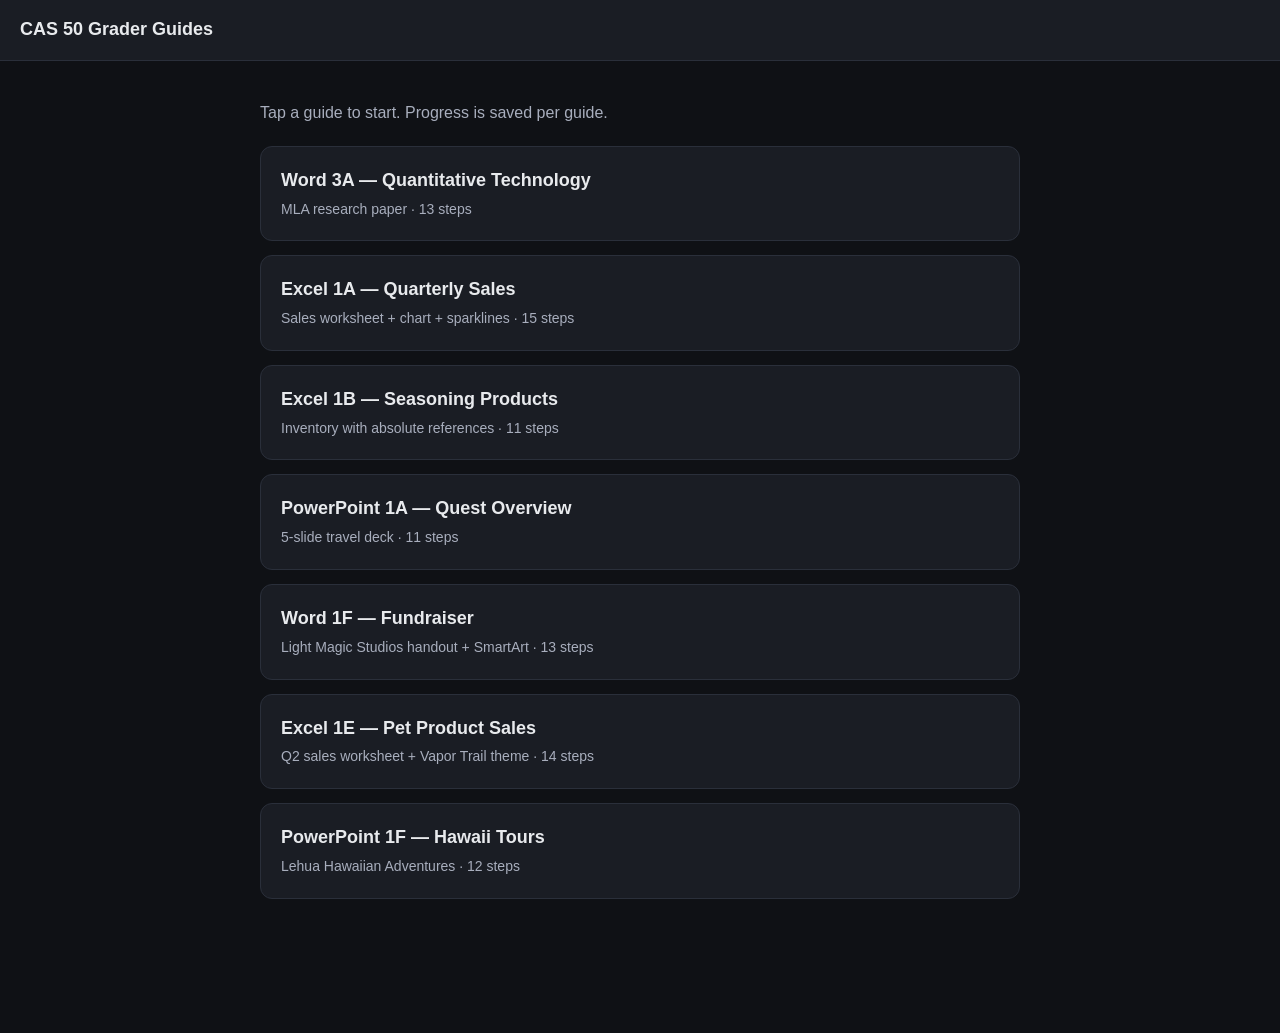
<file: index.html>
<!DOCTYPE html>
<html lang="en">
<head>
<meta charset="UTF-8">
<meta name="viewport" content="width=device-width, initial-scale=1.0">
<title>CAS 50 Grader Guides</title>
<link rel="stylesheet" href="styles.css">
</head>
<body>
<header><h1>CAS 50 Grader Guides</h1></header>
<main>
  <p style="color:#a8aebd;margin-bottom:20px;">Tap a guide to start. Progress is saved per guide.</p>
  <ul class="hub-list">
    <li><a href="word-3a.html">
      Word 3A — Quantitative Technology
      <span class="desc">MLA research paper · 13 steps</span>
    </a></li>
    <li><a href="excel-1a.html">
      Excel 1A — Quarterly Sales
      <span class="desc">Sales worksheet + chart + sparklines · 15 steps</span>
    </a></li>
    <li><a href="excel-1b.html">
      Excel 1B — Seasoning Products
      <span class="desc">Inventory with absolute references · 11 steps</span>
    </a></li>
    <li><a href="powerpoint-1a.html">
      PowerPoint 1A — Quest Overview
      <span class="desc">5-slide travel deck · 11 steps</span>
    </a></li>
    <li><a href="word-1f.html">
      Word 1F — Fundraiser
      <span class="desc">Light Magic Studios handout + SmartArt · 13 steps</span>
    </a></li>
    <li><a href="excel-1e.html">
      Excel 1E — Pet Product Sales
      <span class="desc">Q2 sales worksheet + Vapor Trail theme · 14 steps</span>
    </a></li>
    <li><a href="powerpoint-1f.html">
      PowerPoint 1F — Hawaii Tours
      <span class="desc">Lehua Hawaiian Adventures · 12 steps</span>
    </a></li>
  </ul>
</main>
</body>
</html>
</file>
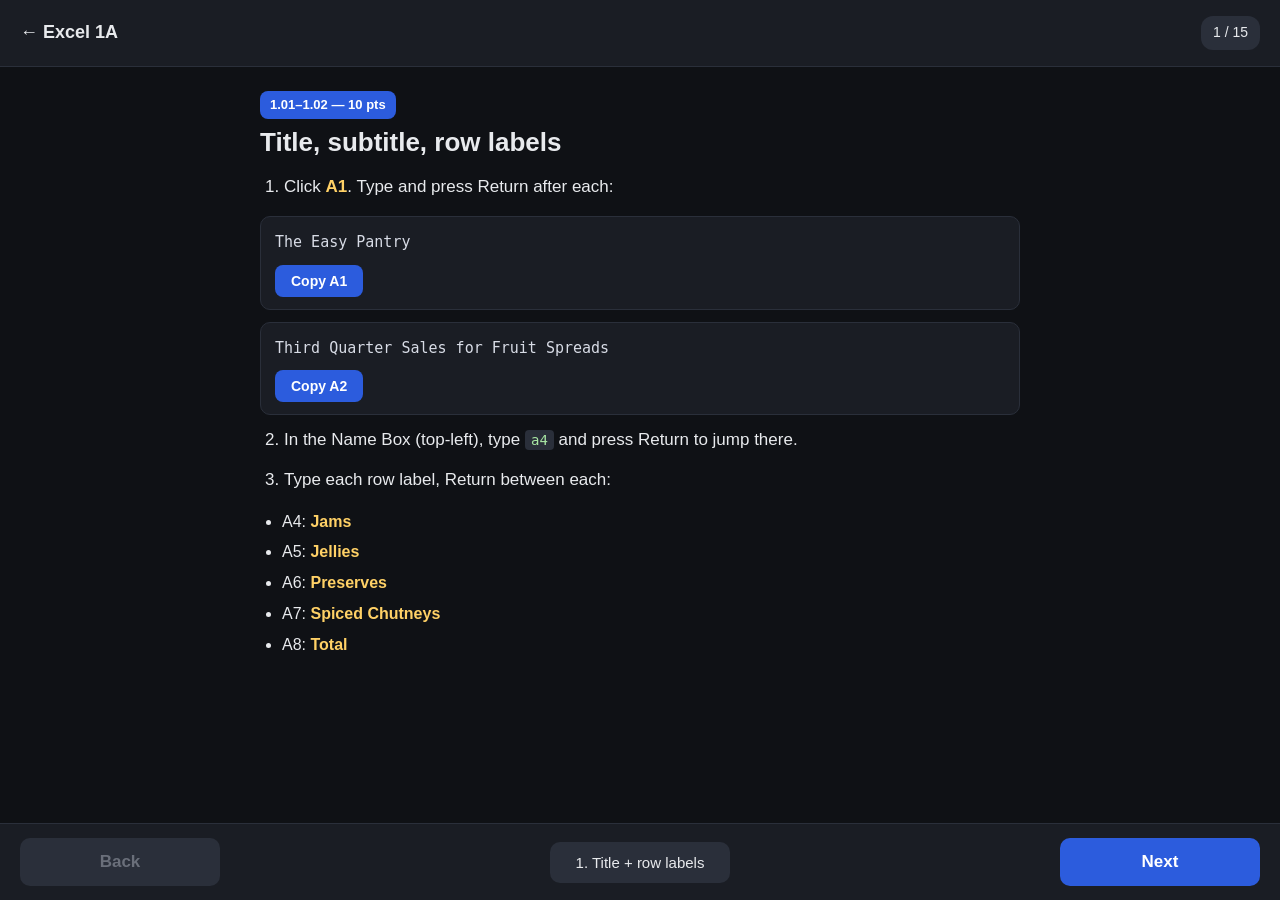
<file: excel-1a.html>
<!DOCTYPE html>
<html lang="en">
<head>
<meta charset="UTF-8">
<meta name="viewport" content="width=device-width, initial-scale=1.0">
<title>Excel 1A — Quarterly Sales</title>
<link rel="stylesheet" href="styles.css">
</head>
<body>
<header>
  <h1><a href="index.html">←</a> Excel 1A</h1>
  <div class="counter"><span id="cur">1</span> / <span id="total">15</span></div>
</header>

<main id="main">

<section class="step active">
  <div class="points">1.01–1.02 — 10 pts</div>
  <h2>Title, subtitle, row labels</h2>
  <ol>
    <li>Click <strong>A1</strong>. Type and press Return after each:</li>
  </ol>
  <div class="copy-block">
    <pre id="copy1a">The Easy Pantry</pre>
    <button class="copy-btn" data-target="copy1a">Copy A1</button>
  </div>
  <div class="copy-block">
    <pre id="copy1b">Third Quarter Sales for Fruit Spreads</pre>
    <button class="copy-btn" data-target="copy1b">Copy A2</button>
  </div>
  <ol start="2">
    <li>In the Name Box (top-left), type <code>a4</code> and press Return to jump there.</li>
    <li>Type each row label, Return between each:</li>
  </ol>
  <ul>
    <li>A4: <strong>Jams</strong></li>
    <li>A5: <strong>Jellies</strong></li>
    <li>A6: <strong>Preserves</strong></li>
    <li>A7: <strong>Spiced Chutneys</strong></li>
    <li>A8: <strong>Total</strong></li>
  </ul>
</section>

<section class="step">
  <div class="points">1.03 — 10 pts</div>
  <h2>Month headers (AutoFill)</h2>
  <ol>
    <li>Click <strong>B3</strong>. Type <code>July</code> and press the checkmark in the Formula Bar (keeps B3 active).</li>
    <li>Hover the lower-right corner of B3 until you see the <strong>+</strong> fill handle.</li>
    <li>Drag right to <strong>D3</strong>. Release. C3 fills as <code>August</code>, D3 as <code>September</code>.</li>
  </ol>
</section>

<section class="step">
  <div class="points">1.04 — 5 pts</div>
  <h2>Widen column A + center headers</h2>
  <ol>
    <li>Drag the line between column A and column B headers to the right until column A is a bit wider than <em>Spiced Chutneys</em>.</li>
    <li>Select range <strong>B3:D3</strong>.</li>
    <li><strong>Home → Alignment → Center</strong>.</li>
  </ol>
</section>

<section class="step">
  <div class="points">1.05 — 10 pts</div>
  <h2>Sales numbers + column width 13</h2>
  <ol>
    <li>Drag-select column headers <strong>B through F</strong>.</li>
    <li><strong>Home → Cells → Format → Column Width → 13 → OK</strong>.</li>
    <li>Click <strong>B4</strong>. Enter the values below — Tab moves right, Enter moves to the next row's start.</li>
  </ol>
  <table>
    <tr><th></th><th>B (July)</th><th>C (Aug)</th><th>D (Sept)</th></tr>
    <tr><th>4 Jams</th><td>68325.12</td><td>86331.28</td><td>99300.10</td></tr>
    <tr><th>5 Jellies</th><td>59875.00</td><td>82335.76</td><td>86686.90</td></tr>
    <tr><th>6 Preserves</th><td>48123.65</td><td>36420.87</td><td>52335.10</td></tr>
    <tr><th>7 Spiced Chutneys</th><td>28234.20</td><td>22242.67</td><td>32612.05</td></tr>
  </table>
</section>

<section class="step">
  <div class="points">1.06 — 4 pts</div>
  <h2>Total row formulas</h2>
  <ol>
    <li>Click <strong>B8</strong>. Type <code>=SUM(B4:B7)</code> and press Return. (Result: 204557.97)</li>
    <li>Click <strong>B8</strong> again, drag the fill handle right to <strong>D8</strong>. Excel adjusts to <code>=SUM(C4:C7)</code> and <code>=SUM(D4:D7)</code>.</li>
  </ol>
</section>

<section class="step">
  <div class="points">1.07 — 5.2 pts</div>
  <h2>Total column + Trend header</h2>
  <ol>
    <li><strong>E3</strong>: type <code>Total</code>, Return.</li>
    <li><strong>E4</strong>: press <kbd>Cmd+Shift+T</kbd> (AutoSum). Excel proposes <code>=SUM(B4:D4)</code>. Click the Formula Bar checkmark.</li>
    <li>With E4 active, drag the fill handle down through <strong>E8</strong>.</li>
    <li>Click <strong>F3</strong>, type <code>Trend</code>, Return.</li>
  </ol>
</section>

<section class="step">
  <div class="points">1.08 — 10 pts</div>
  <h2>Merge & Center + Cell Styles</h2>
  <ol>
    <li>Select <strong>A1:F1</strong>. <strong>Home → Alignment → Merge & Center</strong>. With merged A1 still active: <strong>Cell Styles → Title</strong>.</li>
    <li>Select <strong>A2:F2</strong>. <strong>Merge & Center</strong>. Then <strong>Cell Styles → Heading 1</strong>.</li>
    <li>Select <strong>B3:F3</strong>, then <strong>Cmd-click</strong> to also select <strong>A4:A8</strong> (both ranges).</li>
    <li><strong>Cell Styles → Heading 4</strong>.</li>
  </ol>
</section>

<section class="step">
  <div class="points">1.09 — 16 pts</div>
  <h2>Number formats (biggest single block)</h2>
  <ol>
    <li>In the Name Box, type <code>b4:e4,b8:e8</code> and press Return. Both ranges selected.</li>
    <li><strong>Home → Number → Accounting Number Format</strong> ($).</li>
    <li>Select <strong>B5:E7</strong>. <strong>Home → Number → Comma Style</strong> (,).</li>
    <li>Select <strong>B8:E8</strong>. <strong>Cell Styles → Total</strong> (single top border + double bottom border).</li>
  </ol>
</section>

<section class="step">
  <div class="points">1.10 — 5 pts</div>
  <h2>Slice theme + AutoFit</h2>
  <ol>
    <li><strong>Page Layout → Themes → Themes</strong>. Click <strong>Slice</strong>.</li>
    <li>If Slice isn't there: <strong>Browse for Themes…</strong> → navigate to the assignment folder → pick <code>Slice.thmx</code>.</li>
    <li>Click the <strong>A</strong> column header to select column A.</li>
    <li><strong>Home → Cells → Format → AutoFit Column Width</strong>.</li>
    <li>If anything still shows <code>####</code>, select those columns and AutoFit too.</li>
  </ol>
</section>

<section class="step">
  <div class="points">1.11 — 3 pts</div>
  <h2>Insert Clustered Column chart</h2>
  <ol>
    <li>Select <strong>A3:D7</strong> (no totals).</li>
    <li><strong>Insert → Charts → Recommended Charts</strong>.</li>
    <li>Pick the <strong>Clustered Column</strong> chart that shows product names (Jams, Jellies, Preserves, Spiced Chutneys) along the bottom. OK.</li>
  </ol>
</section>

<section class="step">
  <div class="points">1.12 — 7.8 pts</div>
  <h2>Chart style, color, title, position</h2>
  <ol>
    <li>Click the chart title placeholder above the chart. Type or paste the title:</li>
  </ol>
  <div class="copy-block">
    <pre id="copy12">Third Quarter Sales for Fruit Spreads</pre>
    <button class="copy-btn" data-target="copy12">Copy Title</button>
  </div>
  <ol start="2">
    <li>With the chart selected: <strong>Chart Design → Chart Styles → Style 6</strong> (scroll mid-gallery, hover tooltips).</li>
    <li><strong>Chart Design → Change Colors → Colorful Palette 3</strong> (3rd row under Colorful).</li>
    <li>Drag the chart so its upper-left corner lands in cell <strong>A10</strong>.</li>
    <li>Click outside the chart to deselect.</li>
  </ol>
</section>

<section class="step">
  <div class="points">1.13 — 8 pts</div>
  <h2>Line sparklines with markers</h2>
  <ol>
    <li>Select <strong>B4:D7</strong>.</li>
    <li><strong>Insert → Sparklines → Line</strong>.</li>
    <li>In the dialog, click the <strong>Location Range</strong> box and select cells <strong>F4:F7</strong> (or type <code>F4:F7</code>). OK.</li>
    <li>With F4:F7 still active: <strong>Sparkline → Show → Markers</strong> checkbox <strong>on</strong>.</li>
  </ol>
</section>

<section class="step">
  <div class="points">1.14 — 5 pts</div>
  <h2>Footer + center horizontally</h2>
  <ol>
    <li>Click <strong>A1</strong>. <strong>Page Layout → Page Setup → Margins → Custom Margins</strong>.</li>
    <li>Margins tab → check <strong>Horizontally</strong> under "Center on page".</li>
    <li>Switch to <strong>Header/Footer</strong> tab → <strong>Custom Footer</strong>.</li>
    <li>In the <strong>Left section</strong>, click the <strong>Insert File Name</strong> button (sheet-of-paper icon). <code>&[File]</code> appears. OK.</li>
    <li>OK on Page Setup.</li>
  </ol>
</section>

<section class="step">
  <div class="points">1.15 — 1 pt</div>
  <h2>Document properties</h2>
  <ol>
    <li>Apple menu: <strong>File → Properties → Summary</strong>.</li>
    <li>Fill in:</li>
  </ol>
  <div class="copy-block">
    <pre id="copy15a">fruit spread sales</pre>
    <button class="copy-btn" data-target="copy15a">Copy Keywords</button>
  </div>
  <div class="copy-block">
    <pre id="copy15b">CAS 50, #ON1</pre>
    <button class="copy-btn" data-target="copy15b">Copy Subject</button>
  </div>
  <div class="copy-block">
    <pre id="copy15c">Marvel Hanna</pre>
    <button class="copy-btn" data-target="copy15c">Copy Author</button>
  </div>
  <ol start="3"><li>OK.</li></ol>
</section>

<section class="step">
  <div class="points">Done</div>
  <h2>Save &amp; submit</h2>
  <ol>
    <li><kbd>Cmd+S</kbd></li>
    <li><kbd>Cmd+Q</kbd> to quit Excel.</li>
    <li>Upload <strong>Hanna_Excel_1A_Quarterly_Sales.xlsx</strong> to MyLab IT Grader Project.</li>
  </ol>
  <div class="note">Common fails: wrong chart Style number, missing Markers on sparklines, footer typed instead of inserted as a field, Slice theme not applied.</div>
</section>

</main>

<nav>
  <button id="back">Back</button>
  <select class="jump-select" id="jump"></select>
  <button id="next">Next</button>
</nav>

<script>
  window.STEP_KEY = 'excel1a-cur';
  window.STEP_TITLES = [
    '1. Title + row labels',
    '2. Month headers',
    '3. Widen col A + center',
    '4. Sales numbers + width 13',
    '5. Total row',
    '6. Total column + Trend',
    '7. Merge + cell styles',
    '8. Number formats',
    '9. Slice theme + AutoFit',
    '10. Insert chart',
    '11. Chart style/color/title',
    '12. Sparklines',
    '13. Footer + center',
    '14. Properties',
    '15. Save & submit'
  ];
</script>
<script src="nav.js"></script>
</body>
</html>
</file>
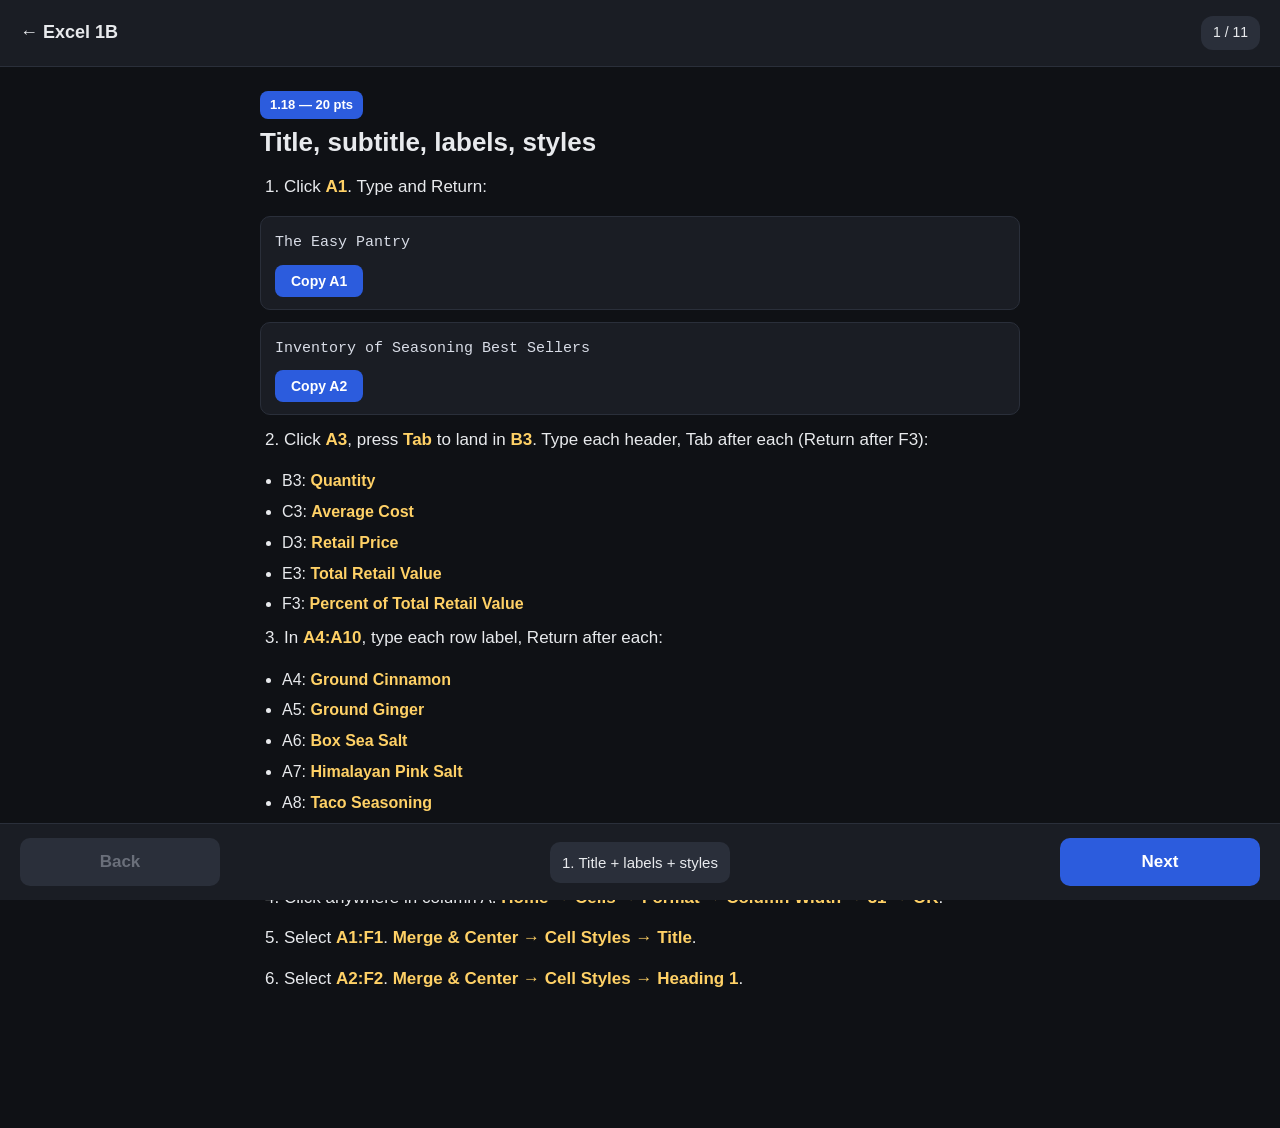
<file: excel-1b.html>
<!DOCTYPE html>
<html lang="en">
<head>
<meta charset="UTF-8">
<meta name="viewport" content="width=device-width, initial-scale=1.0">
<title>Excel 1B — Seasoning Products</title>
<link rel="stylesheet" href="styles.css">
</head>
<body>
<header>
  <h1><a href="index.html">←</a> Excel 1B</h1>
  <div class="counter"><span id="cur">1</span> / <span id="total">11</span></div>
</header>

<main id="main">

<section class="step active">
  <div class="points">1.18 — 20 pts</div>
  <h2>Title, subtitle, labels, styles</h2>
  <ol>
    <li>Click <strong>A1</strong>. Type and Return:</li>
  </ol>
  <div class="copy-block">
    <pre id="copy18a">The Easy Pantry</pre>
    <button class="copy-btn" data-target="copy18a">Copy A1</button>
  </div>
  <div class="copy-block">
    <pre id="copy18b">Inventory of Seasoning Best Sellers</pre>
    <button class="copy-btn" data-target="copy18b">Copy A2</button>
  </div>
  <ol start="2">
    <li>Click <strong>A3</strong>, press <strong>Tab</strong> to land in <strong>B3</strong>. Type each header, Tab after each (Return after F3):</li>
  </ol>
  <ul>
    <li>B3: <strong>Quantity</strong></li>
    <li>C3: <strong>Average Cost</strong></li>
    <li>D3: <strong>Retail Price</strong></li>
    <li>E3: <strong>Total Retail Value</strong></li>
    <li>F3: <strong>Percent of Total Retail Value</strong></li>
  </ul>
  <ol start="3">
    <li>In <strong>A4:A10</strong>, type each row label, Return after each:</li>
  </ol>
  <ul>
    <li>A4: <strong>Ground Cinnamon</strong></li>
    <li>A5: <strong>Ground Ginger</strong></li>
    <li>A6: <strong>Box Sea Salt</strong></li>
    <li>A7: <strong>Himalayan Pink Salt</strong></li>
    <li>A8: <strong>Taco Seasoning</strong></li>
    <li>A9: <strong>Granulated Garlic</strong></li>
    <li>A10: <strong>Total Retail Value for All Products</strong></li>
  </ul>
  <ol start="4">
    <li>Click anywhere in column A. <strong>Home → Cells → Format → Column Width → 31 → OK</strong>.</li>
    <li>Select <strong>A1:F1</strong>. <strong>Merge & Center → Cell Styles → Title</strong>.</li>
    <li>Select <strong>A2:F2</strong>. <strong>Merge & Center → Cell Styles → Heading 1</strong>.</li>
  </ol>
</section>

<section class="step">
  <div class="points">1.19 — 10 pts</div>
  <h2>Quantity, Average Cost, Retail Price</h2>
  <ol>
    <li>Select <strong>B4:D9</strong> (creates a range; Enter wraps within it).</li>
    <li>Type values down column B, Return after each (B4 → B5 → ... → B9, then wraps to C4):</li>
  </ol>
  <table>
    <tr><th></th><th>B (Qty)</th><th>C (Avg Cost)</th><th>D (Retail)</th></tr>
    <tr><th>4 Cinnamon</th><td>315</td><td>8.95</td><td>19.85</td></tr>
    <tr><th>5 Ginger</th><td>275</td><td>9.98</td><td>21.95</td></tr>
    <tr><th>6 Box Salt</th><td>280</td><td>22.50</td><td>50.75</td></tr>
    <tr><th>7 Pink Salt</th><td>188</td><td>20.75</td><td>47.95</td></tr>
    <tr><th>8 Taco</th><td>245</td><td>22.95</td><td>48.00</td></tr>
    <tr><th>9 Garlic</th><td>165</td><td>26.50</td><td>49.95</td></tr>
  </table>
</section>

<section class="step">
  <div class="points">1.20 — 10 pts</div>
  <h2>Total Retail Value formulas</h2>
  <ol>
    <li><strong>E4</strong>: type <code>=B4*D4</code>, Return. (Result: 6252.75)</li>
    <li>Click <strong>E4</strong> again. Drag the fill handle down to <strong>E9</strong>. Each row auto-fills as <code>=B5*D5</code>, etc.</li>
  </ol>
</section>

<section class="step">
  <div class="points">1.21 — 10 pts</div>
  <h2>Total of totals in E10</h2>
  <ol>
    <li>Select <strong>E4:E9</strong>.</li>
    <li><strong>Home → Editing → AutoSum (Σ)</strong>. Result lands in <strong>E10</strong>: <code>=SUM(E4:E9)</code> = 55515.35.</li>
    <li>Click <strong>E10</strong>. Apply <strong>Bold</strong> (<kbd>Cmd+B</kbd>).</li>
  </ol>
</section>

<section class="step">
  <div class="points">1.22 — 5 pts</div>
  <h2>Percent formulas (absolute reference)</h2>
  <ol>
    <li>Click <strong>F4</strong>. Type the formula below exactly — the dollar signs are mandatory:</li>
  </ol>
  <div class="copy-block">
    <pre id="copy22">=E4/$E$10</pre>
    <button class="copy-btn" data-target="copy22">Copy Formula</button>
  </div>
  <ol start="2">
    <li>Press Return.</li>
    <li>Click <strong>F4</strong> again. Drag the fill handle down to <strong>F9</strong>. Each row stays anchored to $E$10 as the divisor.</li>
  </ol>
</section>

<section class="step">
  <div class="points">1.23 — 5 pts</div>
  <h2>Edit values + subtitle</h2>
  <ol>
    <li>Click <strong>B6</strong>. Type <code>325</code>, Return.</li>
    <li>Double-click <strong>D8</strong>. Change <code>48.00</code> to <code>42.00</code>, Return.</li>
    <li>Double-click <strong>A2</strong>. Position cursor before <em>Inventory</em>. Type <code>Case </code> (with trailing space). Subtitle reads:</li>
  </ol>
  <div class="copy-block">
    <pre id="copy23a">Case Inventory of Seasoning Best Sellers</pre>
    <button class="copy-btn" data-target="copy23a">Copy A2</button>
  </div>
  <ol start="4">
    <li>Double-click <strong>B3</strong>. Change <em>Quantity</em> to:</li>
  </ol>
  <div class="copy-block">
    <pre id="copy23b">Quantity in Stock (Case)</pre>
    <button class="copy-btn" data-target="copy23b">Copy B3</button>
  </div>
  <ol start="5"><li>Return.</li></ol>
</section>

<section class="step">
  <div class="points">1.24 — 5 pts</div>
  <h2>Percent style</h2>
  <ol>
    <li>Select <strong>F4:F9</strong>.</li>
    <li><strong>Home → Number → Percent Style</strong> (% button).</li>
  </ol>
</section>

<section class="step">
  <div class="points">1.25 — 15 pts</div>
  <h2>Insert row, insert column, delete column</h2>
  <ol>
    <li>Click any cell in <strong>row 3</strong>. <strong>Home → Cells → Insert → Insert Sheet Rows</strong>. New empty row 3.</li>
    <li>Click <strong>A3</strong>. Type:</li>
  </ol>
  <div class="copy-block">
    <pre id="copy25a">As of September 30</pre>
    <button class="copy-btn" data-target="copy25a">Copy A3</button>
  </div>
  <ol start="3">
    <li>Confirm on the Formula Bar checkmark. Select <strong>A3:F3</strong>. <strong>Merge & Center → Cell Styles → Heading 2</strong>.</li>
    <li>Click any cell in <strong>column B</strong> below the merged rows. <strong>Home → Cells → Insert → Insert Sheet Columns</strong>. New empty column B.</li>
    <li>Click <strong>B4</strong>. Type <code>Production</code>, Return.</li>
    <li>Continue down column B, Return after each:</li>
  </ol>
  <ul>
    <li>B5: <strong>Organic</strong></li>
    <li>B6: <strong>Organic</strong></li>
    <li>B7: <strong>Conventional</strong></li>
    <li>B8: <strong>Conventional</strong></li>
    <li>B9: <strong>Conventional</strong></li>
    <li>B10: <strong>Organic</strong></li>
  </ul>
  <ol start="7">
    <li>Click any cell in <strong>column D</strong> (Average Cost after the shift). <strong>Home → Cells → Delete → Delete Sheet Columns</strong>.</li>
  </ol>
</section>

<section class="step">
  <div class="points">1.26 — 10 pts</div>
  <h2>Column widths + wrap text + Heading 4</h2>
  <ol>
    <li>Drag-select column headers <strong>B through F</strong>.</li>
    <li><strong>Home → Cells → Format → Column Width → 13 → OK</strong>.</li>
    <li>Select <strong>B4:F4</strong> (the header row).</li>
    <li><strong>Home → Alignment → Wrap Text</strong>.</li>
    <li>With B4:F4 still selected: click <strong>Center</strong> (horizontal) then <strong>Middle Align</strong> (vertical) in the Alignment group.</li>
    <li><strong>Cell Styles → Heading 4</strong>.</li>
  </ol>
</section>

<section class="step">
  <div class="points">1.27 — 10 pts</div>
  <h2>Green colors, footer, center, properties, Landscape</h2>
  <ol>
    <li><strong>Page Layout → Themes → Colors → Green</strong>.</li>
    <li><strong>Page Layout → Page Setup → Margins → Custom Margins</strong>.</li>
    <li>Margins tab → check <strong>Horizontally</strong> under "Center on page".</li>
    <li>Header/Footer tab → <strong>Custom Footer</strong>. Left section → click <strong>Insert File Name</strong> icon. OK → OK.</li>
    <li>Apple menu: <strong>File → Properties → Summary</strong>. Fill:</li>
  </ol>
  <div class="copy-block">
    <pre id="copy27a">seasoning best sellers inventory</pre>
    <button class="copy-btn" data-target="copy27a">Copy Keywords</button>
  </div>
  <div class="copy-block">
    <pre id="copy27b">CAS 50, #ON1</pre>
    <button class="copy-btn" data-target="copy27b">Copy Subject</button>
  </div>
  <div class="copy-block">
    <pre id="copy27c">Marvel Hanna</pre>
    <button class="copy-btn" data-target="copy27c">Copy Author</button>
  </div>
  <ol start="6">
    <li>OK.</li>
    <li><strong>File → Print</strong>. In Settings, switch <strong>Portrait</strong> to <strong>Landscape Orientation</strong>.</li>
    <li>Esc to back out of Print.</li>
  </ol>
  <div class="note">Landscape is easy to miss — verify it stuck before saving.</div>
</section>

<section class="step">
  <div class="points">Done</div>
  <h2>Save &amp; submit</h2>
  <ol>
    <li><kbd>Cmd+S</kbd></li>
    <li><kbd>Cmd+Q</kbd> to quit Excel.</li>
    <li>Upload <strong>Hanna_Excel_1B_Seasoning_Products.xlsx</strong> to MyLab IT Grader Project.</li>
  </ol>
  <div class="note">Most common fails: missing $ in F4 formula, Landscape not applied, Average Cost column not deleted.</div>
</section>

</main>

<nav>
  <button id="back">Back</button>
  <select class="jump-select" id="jump"></select>
  <button id="next">Next</button>
</nav>

<script>
  window.STEP_KEY = 'excel1b-cur';
  window.STEP_TITLES = [
    '1. Title + labels + styles',
    '2. Enter data',
    '3. Total Retail formulas',
    '4. Total of totals',
    '5. Percent formula',
    '6. Edit values + subtitle',
    '7. Percent style',
    '8. Insert/delete row+cols',
    '9. Widths + wrap + style',
    '10. Green + footer + landscape',
    '11. Save & submit'
  ];
</script>
<script src="nav.js"></script>
</body>
</html>
</file>
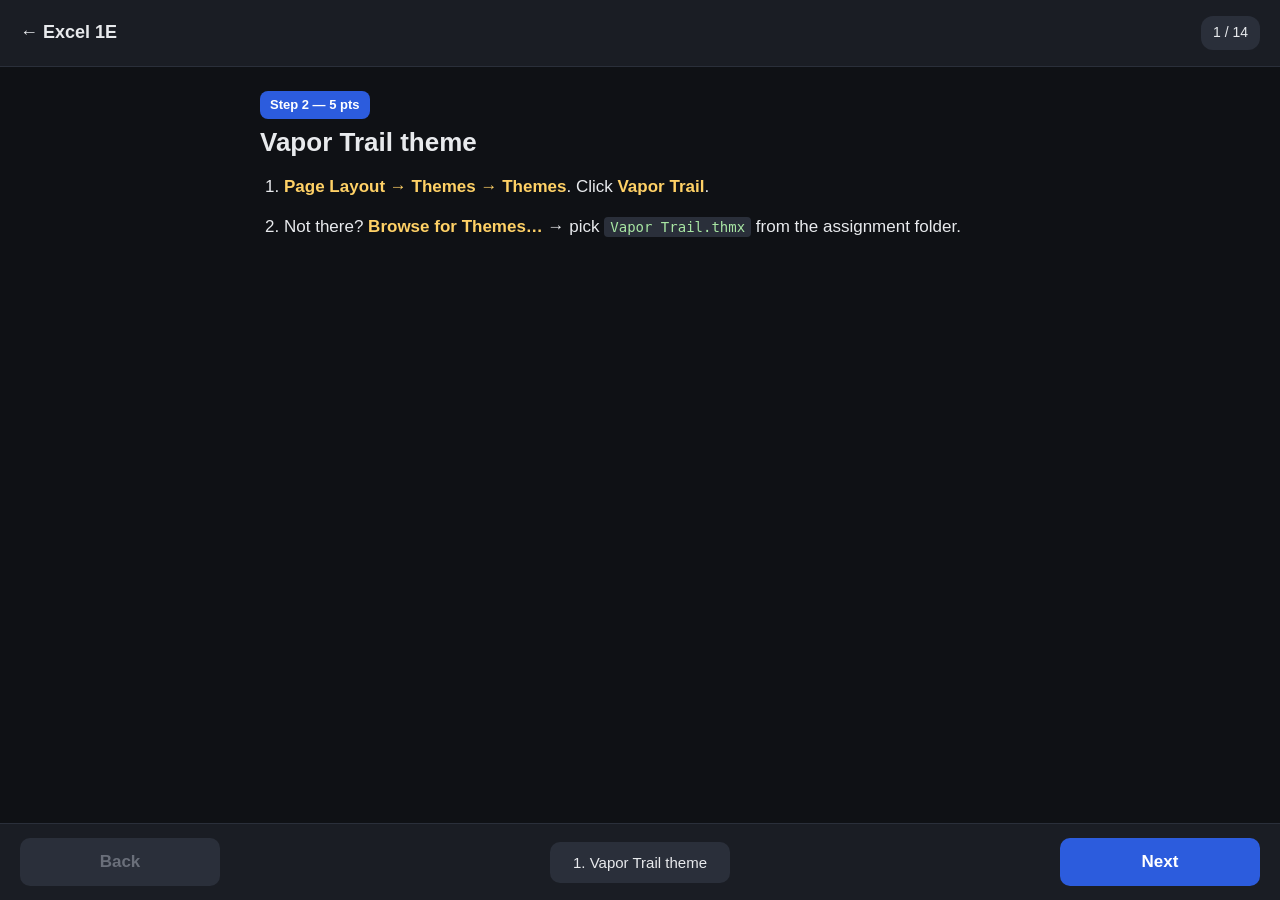
<file: excel-1e.html>
<!DOCTYPE html>
<html lang="en">
<head>
<meta charset="UTF-8">
<meta name="viewport" content="width=device-width, initial-scale=1.0">
<title>Excel 1E — Pet Product Sales</title>
<link rel="stylesheet" href="styles.css">
</head>
<body>
<header>
  <h1><a href="index.html">←</a> Excel 1E</h1>
  <div class="counter"><span id="cur">1</span> / <span id="total">14</span></div>
</header>

<main id="main">

<section class="step active">
  <div class="points">Step 2 — 5 pts</div>
  <h2>Vapor Trail theme</h2>
  <ol>
    <li><strong>Page Layout → Themes → Themes</strong>. Click <strong>Vapor Trail</strong>.</li>
    <li>Not there? <strong>Browse for Themes…</strong> → pick <code>Vapor Trail.thmx</code> from the assignment folder.</li>
  </ol>
</section>

<section class="step">
  <div class="points">Step 3 — 6 pts</div>
  <h2>Fill May and June (B3 → D3)</h2>
  <ol>
    <li>Click <strong>B3</strong> (should already say <code>April</code>).</li>
    <li>Drag the fill handle right to <strong>D3</strong>. C3 fills as <code>May</code>, D3 as <code>June</code>.</li>
  </ol>
</section>

<section class="step">
  <div class="points">Step 4 — 12 pts</div>
  <h2>Merge, center, style</h2>
  <ol>
    <li>Select <strong>A1:F1</strong>. <strong>Home → Merge & Center</strong>. With merged A1 active: <strong>Cell Styles → Title</strong>.</li>
    <li>Select <strong>A2:F2</strong>. <strong>Merge & Center</strong>. <strong>Cell Styles → Heading 1</strong>.</li>
    <li>Select <strong>B3:F3</strong>. <strong>Home → Alignment → Center</strong>.</li>
  </ol>
</section>

<section class="step">
  <div class="points">Step 5 — 6 pts</div>
  <h2>Widths + missing data</h2>
  <ol>
    <li>Click column <strong>A</strong> header. <strong>Home → Cells → Format → Column Width → 22 → OK</strong>.</li>
    <li>Drag-select columns <strong>B through F</strong>. <strong>Format → Column Width → 16 → OK</strong>.</li>
    <li>In row 7 (the row missing data), enter:</li>
  </ol>
  <ul>
    <li>B7: <strong>112727.85</strong></li>
    <li>C7: <strong>121691.64</strong></li>
    <li>D7: <strong>128964.64</strong></li>
  </ul>
</section>

<section class="step">
  <div class="points">Step 6 — 9 pts</div>
  <h2>AutoSum row 8 + column E</h2>
  <ol>
    <li>Click <strong>B8</strong>. Press <kbd>Cmd+Shift+T</kbd> (AutoSum). Confirm on the Formula Bar checkmark.</li>
    <li>Click <strong>B8</strong> again. Drag fill handle right to <strong>D8</strong>.</li>
    <li>Click <strong>E4</strong>. Press <kbd>Cmd+Shift+T</kbd>. Confirm.</li>
    <li>Click <strong>E4</strong> again. Drag fill handle down to <strong>E8</strong>.</li>
  </ol>
</section>

<section class="step">
  <div class="points">Step 7 — 8 pts</div>
  <h2>Heading 4 + Total + AutoFit</h2>
  <ol>
    <li>Select <strong>B3:F3</strong>, Cmd-click <strong>A4:A7</strong>. <strong>Cell Styles → Heading 4</strong>.</li>
    <li>Select <strong>B8:E8</strong>. <strong>Cell Styles → Total</strong>.</li>
    <li>Click column <strong>A</strong> header. <strong>Home → Cells → Format → AutoFit Column Width</strong>.</li>
  </ol>
</section>

<section class="step">
  <div class="points">Step 8 — 8 pts</div>
  <h2>Number formats</h2>
  <ol>
    <li>Select <strong>B4:E4</strong> and Cmd-click <strong>B8:E8</strong>. <strong>Home → Number → Accounting Number Format</strong> ($).</li>
    <li>Select <strong>B5:E7</strong>. <strong>Home → Number → Comma Style</strong> (,).</li>
  </ol>
</section>

<section class="step">
  <div class="points">Step 9 — 10 pts</div>
  <h2>Insert chart</h2>
  <ol>
    <li>Select <strong>A3:D7</strong> (no totals).</li>
    <li><strong>Insert → Charts → Recommended Charts</strong>.</li>
    <li>Pick the <strong>Clustered Column</strong> chart with <strong>months along the bottom</strong> and <strong>product names in the legend</strong>. OK.</li>
  </ol>
</section>

<section class="step">
  <div class="points">Step 10 — 5 pts</div>
  <h2>Position chart at A10</h2>
  <ol>
    <li>Drag the chart so its upper-left corner sits in cell <strong>A10</strong>, approximately under "and" in row 7.</li>
  </ol>
</section>

<section class="step">
  <div class="points">Step 11 — 5 pts</div>
  <h2>Chart Style 13 + colors + title</h2>
  <ol>
    <li>With the chart selected: <strong>Chart Design → Chart Styles → Style 13</strong> (hover tooltips to confirm).</li>
    <li><strong>Chart Design → Change Colors → Colorful</strong> → <strong>second row</strong>.</li>
    <li>Click the chart title placeholder. Paste:</li>
  </ol>
  <div class="copy-block">
    <pre id="copy11">2nd Quarter Pet Product Sales</pre>
    <button class="copy-btn" data-target="copy11">Copy Title</button>
  </div>
</section>

<section class="step">
  <div class="points">Step 12 — 10 pts</div>
  <h2>Sparklines + markers + style</h2>
  <ol>
    <li>Select <strong>B4:D7</strong>.</li>
    <li><strong>Insert → Sparklines → Line</strong>.</li>
    <li><strong>Location Range</strong>: <code>F4:F7</code>. OK.</li>
    <li>With F4:F7 selected: <strong>Sparkline → Show → Markers</strong> ON.</li>
    <li><strong>Sparkline → Style gallery</strong> → <strong>first row, second style</strong>.</li>
  </ol>
</section>

<section class="step">
  <div class="points">Step 13 — 8 pts</div>
  <h2>Center horizontally + footer</h2>
  <ol>
    <li>Click <strong>A1</strong>. <strong>Page Layout → Page Setup → Margins → Custom Margins</strong>.</li>
    <li>Margins tab → check <strong>Horizontally</strong> under "Center on page".</li>
    <li>Header/Footer tab → <strong>Custom Footer</strong>. Left section → click <strong>Insert File Name</strong> icon. <code>&[File]</code> appears. OK → OK.</li>
  </ol>
</section>

<section class="step">
  <div class="points">Step 14 — 8 pts</div>
  <h2>Landscape + properties</h2>
  <ol>
    <li><strong>File → Print</strong>. Settings → switch <strong>Portrait</strong> to <strong>Landscape Orientation</strong>. Esc out.</li>
    <li>Apple menu: <strong>File → Properties → Summary</strong>. Fill:</li>
  </ol>
  <div class="copy-block">
    <pre id="copy14a">pet product sales</pre>
    <button class="copy-btn" data-target="copy14a">Copy Keywords</button>
  </div>
  <div class="copy-block">
    <pre id="copy14b">CAS 50, #ON1</pre>
    <button class="copy-btn" data-target="copy14b">Copy Subject</button>
  </div>
  <div class="copy-block">
    <pre id="copy14c">Marvel Hanna</pre>
    <button class="copy-btn" data-target="copy14c">Copy Author</button>
  </div>
  <ol start="3"><li>OK.</li></ol>
</section>

<section class="step">
  <div class="points">Done</div>
  <h2>Save &amp; submit</h2>
  <ol>
    <li><kbd>Cmd+S</kbd></li>
    <li><kbd>Cmd+Q</kbd> to quit Excel.</li>
    <li>Upload <strong>Hanna_Excel_1E_Pet_Product_Sales.xlsx</strong> to MyLab IT.</li>
  </ol>
  <div class="note">Common fails: Vapor Trail not applied, Landscape not stuck, footer typed instead of inserted, sparkline style or Markers missed.</div>
</section>

</main>

<nav>
  <button id="back">Back</button>
  <select class="jump-select" id="jump"></select>
  <button id="next">Next</button>
</nav>

<script>
  window.STEP_KEY = 'excel1e-cur';
  window.STEP_TITLES = [
    '1. Vapor Trail theme',
    '2. Fill May/June',
    '3. Merge + styles',
    '4. Widths + data',
    '5. AutoSum',
    '6. Heading 4 + Total',
    '7. Number formats',
    '8. Insert chart',
    '9. Position chart',
    '10. Chart style/title',
    '11. Sparklines',
    '12. Center + footer',
    '13. Landscape + properties',
    '14. Save & submit'
  ];
</script>
<script src="nav.js"></script>
</body>
</html>
</file>
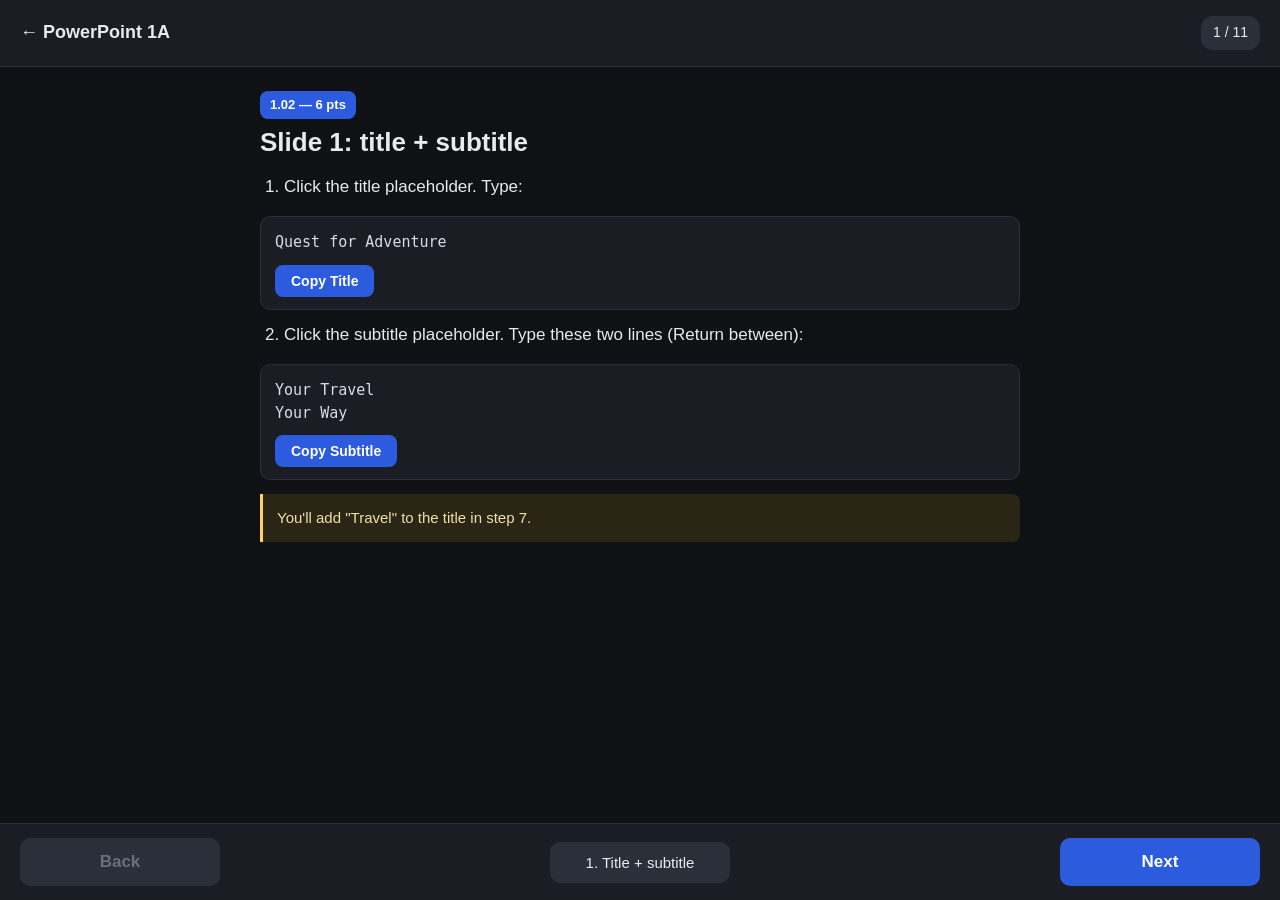
<file: powerpoint-1a.html>
<!DOCTYPE html>
<html lang="en">
<head>
<meta charset="UTF-8">
<meta name="viewport" content="width=device-width, initial-scale=1.0">
<title>PowerPoint 1A — Quest Overview</title>
<link rel="stylesheet" href="styles.css">
</head>
<body>
<header>
  <h1><a href="index.html">←</a> PowerPoint 1A</h1>
  <div class="counter"><span id="cur">1</span> / <span id="total">11</span></div>
</header>

<main id="main">

<section class="step active">
  <div class="points">1.02 — 6 pts</div>
  <h2>Slide 1: title + subtitle</h2>
  <ol>
    <li>Click the title placeholder. Type:</li>
  </ol>
  <div class="copy-block">
    <pre id="copy2a">Quest for Adventure</pre>
    <button class="copy-btn" data-target="copy2a">Copy Title</button>
  </div>
  <ol start="2">
    <li>Click the subtitle placeholder. Type these two lines (Return between):</li>
  </ol>
  <div class="copy-block">
    <pre id="copy2b">Your Travel
Your Way</pre>
    <button class="copy-btn" data-target="copy2b">Copy Subtitle</button>
  </div>
  <div class="note">You'll add "Travel" to the title in step 7.</div>
</section>

<section class="step">
  <div class="points">1.03 — 10 pts</div>
  <h2>Apply Berlin theme</h2>
  <ol>
    <li><strong>Design → Themes → More</strong> (arrow at right of gallery).</li>
    <li>Hover thumbnails to read ScreenTips. Click <strong>Berlin</strong>.</li>
    <li>If Berlin isn't shown: <strong>Browse for Themes</strong> → navigate to the assignment folder → pick <code>Berlin.thmx</code> → Apply.</li>
    <li>If the Designer pane opens, close it.</li>
  </ol>
</section>

<section class="step">
  <div class="points">1.04 — 17 pts</div>
  <h2>Insert Slides 2 and 3</h2>
  <ol>
    <li><strong>Home → Slides → New Slide arrow → Panoramic Picture with Caption</strong>. Slide 2 appears.</li>
    <li>In the title placeholder (below the picture), type:</li>
  </ol>
  <div class="copy-block">
    <pre id="copy4a">Your Dreams</pre>
    <button class="copy-btn" data-target="copy4a">Copy Title</button>
  </div>
  <ol start="3">
    <li>In the text placeholder under the title, paste this caption:</li>
  </ol>
  <div class="copy-block">
    <pre id="copy4b">Whether you want to stroll through a medieval village or spend your day shopping and dining in a vibrant city, Quest for Adventure Travel can make your dream a reality.</pre>
    <button class="copy-btn" data-target="copy4b">Copy Caption</button>
  </div>
  <ol start="4">
    <li><strong>Home → Slides → New Slide arrow → Title and Content</strong>. Slide 3 appears.</li>
    <li>Slide 3 title:</li>
  </ol>
  <div class="copy-block">
    <pre id="copy4c">Our Expertise</pre>
    <button class="copy-btn" data-target="copy4c">Copy Title</button>
  </div>
  <ol start="6">
    <li>Slide 3 content (first bullet):</li>
  </ol>
  <div class="copy-block">
    <pre id="copy4d">Over 20 years of experience in the travel industry.</pre>
    <button class="copy-btn" data-target="copy4d">Copy Bullet</button>
  </div>
</section>

<section class="step">
  <div class="points">1.05 — 8 pts</div>
  <h2>Slide 3: indent levels</h2>
  <ol>
    <li>On Slide 3, click at the end of <em>Over 20 years of experience in the travel industry.</em> (after the period).</li>
    <li>Press Return for a new bullet.</li>
    <li>Press <strong>Tab</strong> (or <strong>Indent More</strong> in Home → Paragraph) to indent. Paste:</li>
  </ol>
  <div class="copy-block">
    <pre id="copy5a">Certified Travel Associates</pre>
    <button class="copy-btn" data-target="copy5a">Copy</button>
  </div>
  <ol start="4">
    <li>Return. Click <strong>Indent Less</strong> (shift+tab). Paste:</li>
  </ol>
  <div class="copy-block">
    <pre id="copy5b">Specializing in land and sea travel</pre>
    <button class="copy-btn" data-target="copy5b">Copy</button>
  </div>
  <ol start="5">
    <li>Return. Click <strong>Indent More</strong>. Paste:</li>
  </ol>
  <div class="copy-block">
    <pre id="copy5c">Europe, Asia, South America, and Canada</pre>
    <button class="copy-btn" data-target="copy5c">Copy</button>
  </div>
</section>

<section class="step">
  <div class="points">1.06 — 5 pts</div>
  <h2>Speaker notes on Slide 3</h2>
  <ol>
    <li>Display <strong>Slide 3</strong>. Status bar (bottom) → click <strong>Notes</strong> to open the Notes pane.</li>
    <li>Click in the Notes pane. Paste:</li>
  </ol>
  <div class="copy-block">
    <pre id="copy6">Quest for Adventure Travel has locations in NY, Chicago, and LA.</pre>
    <button class="copy-btn" data-target="copy6">Copy Note</button>
  </div>
</section>

<section class="step">
  <div class="points">1.07 — 19 pts</div>
  <h2>Edit Slide 2, insert Section Header, fix Slide 1</h2>
  <ol>
    <li>Display <strong>Slide 2</strong>. Click at the end of the caption (after <em>reality.</em>). Press Spacebar once, then paste:</li>
  </ol>
  <div class="copy-block">
    <pre id="copy7a">If you can dream it, we can help you get there.</pre>
    <button class="copy-btn" data-target="copy7a">Copy Sentence</button>
  </div>
  <ol start="2">
    <li>In thumbnails, click <strong>Slide 3</strong>.</li>
    <li><strong>Home → Slides → New Slide arrow → Section Header</strong>. New Slide 4 appears.</li>
    <li>Slide 4 title:</li>
  </ol>
  <div class="copy-block">
    <pre id="copy7b">About Our Company</pre>
    <button class="copy-btn" data-target="copy7b">Copy Title</button>
  </div>
  <ol start="5">
    <li>Slide 4 body:</li>
  </ol>
  <div class="copy-block">
    <pre id="copy7c">Quest for Adventure Travel was established in May of 2010 by two New York residents whose sense of adventure is an inherent aspect of their travel itineraries.</pre>
    <button class="copy-btn" data-target="copy7c">Copy Body</button>
  </div>
  <ol start="6">
    <li>Click <strong>Slide 1</strong>. In the title, click after the <strong>e</strong> in <em>Adventure</em>. Press Spacebar, type <code>Travel</code>. Title now reads <strong>Quest for Adventure Travel</strong>.</li>
    <li>If AutoFit Options appears, ignore it.</li>
  </ol>
</section>

<section class="step">
  <div class="points">1.08 — 18 pts</div>
  <h2>Insert pictures + "Your Vacation" slide</h2>
  <ol>
    <li>Display <strong>Slide 2</strong>. In the picture placeholder, click the <strong>Pictures</strong> icon.</li>
    <li>Insert Picture from File → navigate to the assignment folder → pick <code>p01A_Valley.jpg</code> → Insert.</li>
    <li>If an alt text bar appears, click <strong>Approve</strong>. Close the Alt Text pane.</li>
    <li>If Designer pane opens, close it.</li>
    <li>In thumbnails, click <strong>Slide 3</strong>.</li>
    <li><strong>Home → Slides → New Slide arrow → Title and Content</strong>. A new slide is inserted at position 4 (between Slide 3 and About Our Company).</li>
    <li>New Slide 4 title:</li>
  </ol>
  <div class="copy-block">
    <pre id="copy8">Your Vacation</pre>
    <button class="copy-btn" data-target="copy8">Copy Title</button>
  </div>
  <ol start="8">
    <li>In the content placeholder, click the <strong>Pictures</strong> icon. Pick <code>p01A_Shopping.jpg</code>. Insert.</li>
    <li>Approve alt text if prompted. Close the pane.</li>
  </ol>
  <div class="note">Final order: 1. Quest for Adventure Travel · 2. Your Dreams (Valley) · 3. Our Expertise · 4. Your Vacation (Shopping) · 5. About Our Company.</div>
</section>

<section class="step">
  <div class="points">1.09 — 5 pts</div>
  <h2>Picture style: Simple Frame, Black</h2>
  <ol>
    <li>Display <strong>Slide 4</strong> (Your Vacation). Click the picture.</li>
    <li><strong>Picture Format → Picture Styles → More</strong> (or <strong>Quick Styles</strong>).</li>
    <li>Hover with ScreenTips → click <strong>Simple Frame, Black</strong>.</li>
    <li>Click outside to deselect.</li>
  </ol>
</section>

<section class="step">
  <div class="points">1.13 — 5 pts</div>
  <h2>Notes & Handouts header/footer</h2>
  <ol>
    <li><strong>Insert → Text → Header & Footer</strong>.</li>
    <li>Click the <strong>Notes and Handouts</strong> tab.</li>
    <li>Check <strong>Date and time → Update automatically</strong>.</li>
    <li>Check <strong>Page number</strong>.</li>
    <li><strong>Clear</strong> the Header checkbox.</li>
    <li>Check <strong>Footer</strong>. In the Footer box, paste:</li>
  </ol>
  <div class="copy-block">
    <pre id="copy13">1A_Quest_Overview</pre>
    <button class="copy-btn" data-target="copy13">Copy Footer</button>
  </div>
  <ol start="7">
    <li>Click <strong>Apply to All</strong>.</li>
  </ol>
</section>

<section class="step">
  <div class="points">1.14 — 7 pts</div>
  <h2>Slide numbers (skip Slide 1)</h2>
  <ol>
    <li>Display <strong>Slide 1</strong>. <strong>Insert → Text → Header & Footer</strong>.</li>
    <li>Click the <strong>Slide</strong> tab.</li>
    <li>Check <strong>Slide number</strong>.</li>
    <li>Check <strong>Don't show on title slide</strong>.</li>
    <li>Clear <strong>Date and time</strong> and <strong>Footer</strong> on this tab.</li>
    <li>Click <strong>Apply to All</strong>.</li>
  </ol>
</section>

<section class="step">
  <div class="points">Done</div>
  <h2>Save &amp; submit</h2>
  <ol>
    <li><kbd>Cmd+S</kbd></li>
    <li><kbd>Cmd+Q</kbd> to quit PowerPoint.</li>
    <li>Upload <strong>Hanna_PowerPoint_1A_Quest_Overview.pptx</strong> to MyLab IT Grader Project.</li>
  </ol>
  <div class="note">Common fails: Slide 2 with wrong layout (must be Panoramic Picture with Caption), Berlin theme not applied, slide number showing on Slide 1, wrong picture file.</div>
</section>

</main>

<nav>
  <button id="back">Back</button>
  <select class="jump-select" id="jump"></select>
  <button id="next">Next</button>
</nav>

<script>
  window.STEP_KEY = 'pp1a-cur';
  window.STEP_TITLES = [
    '1. Title + subtitle',
    '2. Berlin theme',
    '3. Slides 2 and 3',
    '4. Indent levels',
    '5. Speaker notes',
    '6. Edit slides + section header',
    '7. Pictures + new slide',
    '8. Picture style',
    '9. Notes & Handouts',
    '10. Slide numbers',
    '11. Save & submit'
  ];
</script>
<script src="nav.js"></script>
</body>
</html>
</file>
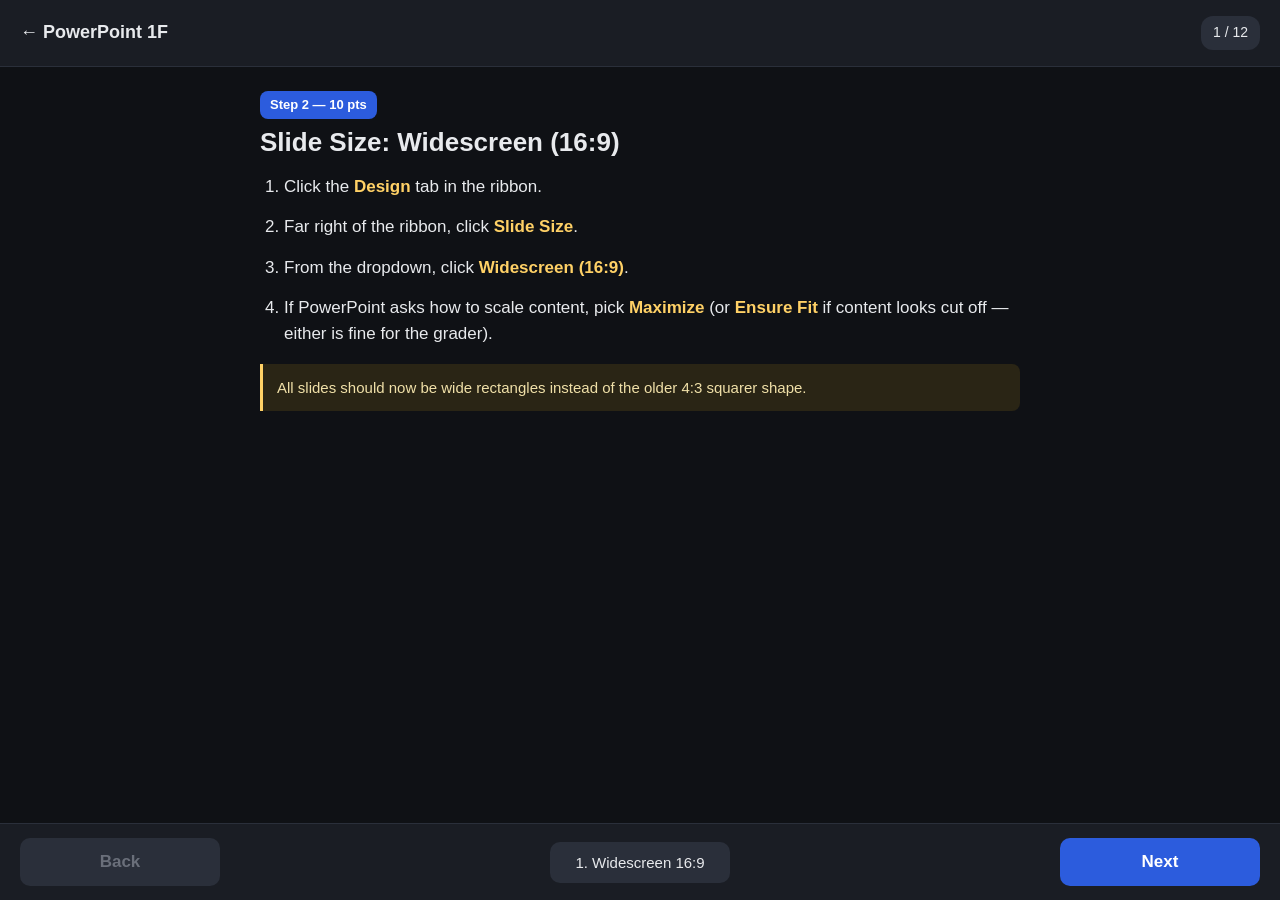
<file: powerpoint-1f.html>
<!DOCTYPE html>
<html lang="en">
<head>
<meta charset="UTF-8">
<meta name="viewport" content="width=device-width, initial-scale=1.0">
<title>PowerPoint 1F — Hawaii Tours</title>
<link rel="stylesheet" href="styles.css">
</head>
<body>
<header>
  <h1><a href="index.html">←</a> PowerPoint 1F</h1>
  <div class="counter"><span id="cur">1</span> / <span id="total">12</span></div>
</header>

<main id="main">

<section class="step active">
  <div class="points">Step 2 — 10 pts</div>
  <h2>Slide Size: Widescreen (16:9)</h2>
  <ol>
    <li>Click the <strong>Design</strong> tab in the ribbon.</li>
    <li>Far right of the ribbon, click <strong>Slide Size</strong>.</li>
    <li>From the dropdown, click <strong>Widescreen (16:9)</strong>.</li>
    <li>If PowerPoint asks how to scale content, pick <strong>Maximize</strong> (or <strong>Ensure Fit</strong> if content looks cut off — either is fine for the grader).</li>
  </ol>
  <div class="note">All slides should now be wide rectangles instead of the older 4:3 squarer shape.</div>
</section>

<section class="step">
  <div class="points">Step 3 — 10 pts</div>
  <h2>Outline edit on Slide 2</h2>
  <p style="font-size:15px;color:#a8aebd;">This step has 4 micro-actions: demote one existing bullet, hit Return, promote, type the new bullet. Read it through once before doing it.</p>
  <ol>
    <li><strong>View → Outline View</strong>. The slides switch to a text-only outline on the left side.</li>
    <li>Find <strong>Slide 2</strong> in the outline. Look at the bullets under it. Click anywhere inside the <strong>last (bottom) bullet</strong> of Slide 2.</li>
    <li>On the <strong>Home</strong> tab, in the <strong>Paragraph</strong> group, click <strong>Decrease Indent</strong> (the button with a left-pointing arrow, sometimes labeled <em>Indent Less</em>). The bullet you're on moves one level UP the hierarchy (less indented).</li>
    <li>Press the <strong>End</strong> key (or <kbd>Fn+Right</kbd> on Mac) to move the cursor to the end of that bullet's text.</li>
    <li>Press <kbd>Return</kbd>. A new bullet appears below at the same level.</li>
    <li>On the <strong>Home</strong> tab → <strong>Paragraph</strong> group, click <strong>Increase Indent</strong> (right-pointing arrow, <em>Indent More</em>). The new empty bullet moves one level DOWN (more indented).</li>
    <li>Now type or paste:</li>
  </ol>
  <div class="copy-block">
    <pre id="copy3">Snorkeling equipment is provided</pre>
    <button class="copy-btn" data-target="copy3">Copy</button>
  </div>
  <ol start="8">
    <li><strong>View → Normal</strong> to leave Outline view.</li>
  </ol>
  <div class="note">After this, Slide 2's last existing bullet is one indent shallower than before, and the new "Snorkeling equipment is provided" bullet sits under it at the original level.</div>
</section>

<section class="step">
  <div class="points">Step 4 — 6 pts</div>
  <h2>Slide 2 line spacing 1.5</h2>
  <ol>
    <li>Still on Slide 2. Click anywhere inside the main content placeholder (the box with the bulleted list).</li>
    <li><kbd>Cmd+A</kbd> to select ALL the text in that placeholder.</li>
    <li>On the <strong>Home</strong> tab → <strong>Paragraph</strong> group, click the <strong>Line Spacing</strong> button (looks like horizontal lines with up/down arrows) → <strong>1.5</strong>.</li>
  </ol>
  <div class="note">If Cmd+A only selects one bullet, click once in the placeholder first (so the text cursor blinks inside), then Cmd+A.</div>
</section>

<section class="step">
  <div class="points">Step 5 — 10 pts</div>
  <h2>Slide 1 layout → Title Slide</h2>
  <ol>
    <li>In the thumbnails on the left, click <strong>Slide 1</strong>.</li>
    <li><strong>Home</strong> tab → <strong>Slides</strong> group → <strong>Layout</strong> dropdown.</li>
    <li>Pick <strong>Title Slide</strong> (the layout with one big title and a subtitle below it — usually the first option).</li>
  </ol>
</section>

<section class="step">
  <div class="points">Step 6 — 10 pts</div>
  <h2>Slide 1 subtitle formatting</h2>
  <p style="font-size:15px;color:#a8aebd;">Apply 5 changes to the subtitle: Font, Size, Color, Bold, Italic. Do them in any order.</p>
  <ol>
    <li>On Slide 1, look at the subtitle placeholder. It contains the text <em>Hikes and Rafting</em>.</li>
    <li>Triple-click on <em>Hikes and Rafting</em> to select the entire line (drag-select if triple-click doesn't grab all of it).</li>
    <li><strong>Home</strong> tab → <strong>Font</strong> group → click the font name dropdown. Scroll to <strong>Cambria</strong> and click it.</li>
    <li>In the font size box (right of font name), type <strong>24</strong> and press Return.</li>
    <li>Click the <strong>Font Color arrow</strong> (the little dropdown next to the "A" with the color bar). A grid appears with Theme Colors at the top.</li>
    <li>In the Theme Colors grid, click the color in <strong>column 2, row 1</strong> (top of the second column from the left).</li>
    <li>Click <strong>Bold</strong> (B) — or <kbd>Cmd+B</kbd>.</li>
    <li>Click <strong>Italic</strong> (I) — or <kbd>Cmd+I</kbd>.</li>
  </ol>
  <div class="note">Verify: the subtitle should be in a different color than before, slanted (italic), thicker (bold), and noticeably bigger/different font.</div>
</section>

<section class="step">
  <div class="points">Step 7 — 10 pts</div>
  <h2>Copy 3 slides from p01F_Slides</h2>
  <p style="font-size:15px;color:#a8aebd;">Two PowerPoint windows. Copy from one, paste into the other with the destination theme applied.</p>
  <ol>
    <li>In Finder, open the assignment folder. Double-click <strong>p01F_Slides.pptx</strong> — it opens in a separate PowerPoint window.</li>
    <li>In that p01F_Slides window, look at the thumbnails on the left. Identify the <strong>last 3 slides</strong> (the bottom 3).</li>
    <li>Click the first of those 3 slides in the thumbnails. Hold <kbd>Shift</kbd> and click the last one — all 3 should highlight blue.</li>
    <li><kbd>Cmd+C</kbd> to copy.</li>
    <li>Switch back to your <strong>Hanna_PowerPoint_1F_Hawaii_Tours.pptx</strong> window (<kbd>Cmd+`</kbd> toggles between windows of the same app).</li>
    <li>In the thumbnails, click <strong>Slide 3</strong> so it's selected (highlighted).</li>
    <li>Right-click (or Control-click) on <strong>Slide 3</strong> in the thumbnails. A menu appears.</li>
    <li>Find <strong>Paste Options</strong> in the menu. Three little icons appear. Hover them — pick <strong>Use Destination Theme</strong> (the one that matches your current Berlin/Hawaii theme, NOT the Keep Source Formatting one).</li>
  </ol>
  <div class="note">After paste, your presentation has 6 slides: 1 (Title), 2 (Bullets, edited), 3 (Starter Slide 3), 4 (pasted #1), 5 (pasted #2), 6 (pasted #3).</div>
</section>

<section class="step">
  <div class="points">Step 8 — 10 pts</div>
  <h2>Slide 4: center title and caption</h2>
  <ol>
    <li>In thumbnails, click <strong>Slide 4</strong> (the first slide you pasted in).</li>
    <li>Slide 4 has a small picture with text next to it — a "Caption" layout. It has two text areas: a title placeholder and a caption/text placeholder.</li>
    <li>Click inside the <strong>title placeholder</strong> (the larger/bolder text area). <kbd>Cmd+A</kbd> to select all. <kbd>Cmd+E</kbd> to center.</li>
    <li>Click inside the <strong>caption placeholder</strong> (the body text next to the image). <kbd>Cmd+A</kbd>. <kbd>Cmd+E</kbd>.</li>
  </ol>
  <div class="note">If you can't tell which is the title vs caption, look at the font size — title is usually bigger.</div>
</section>

<section class="step">
  <div class="points">Step 9 — 8 pts</div>
  <h2>Slide Sorter: delete Slide 3, move new Slide 3 to after Slide 1</h2>
  <p style="font-size:15px;color:#a8aebd;">Two operations. After the delete, what was Slide 4 becomes the new Slide 3 — that's the one you move.</p>
  <ol>
    <li><strong>View → Slide Sorter</strong>. All slides display as thumbnails in a grid.</li>
    <li>Right-click <strong>Slide 3</strong> (the original starter slide, NOT the pasted one) → <strong>Delete Slide</strong>.</li>
    <li>The pasted slide that was Slide 4 is now Slide 3 (everything shifted up by one). Click that new Slide 3 to select it.</li>
    <li>Drag it left and up to drop it <strong>between Slide 1 and Slide 2</strong>. You should see a vertical line cursor appear between them — release there.</li>
    <li>It's now the new Slide 2. The slide that was Slide 2 (bullets) is now Slide 3.</li>
    <li><strong>View → Normal</strong>.</li>
  </ol>
</section>

<section class="step">
  <div class="points">Step 10 — 6 pts</div>
  <h2>Move Slide 4 to the end</h2>
  <ol>
    <li>In the thumbnails (Normal view is fine, or back to Slide Sorter), click <strong>Slide 4</strong>.</li>
    <li>Drag it down past the last slide and release. Slide 4 is now at the end (last position).</li>
  </ol>
  <div class="note">Final deck should be 5 slides. Order: Title → (pasted caption) → Bullets (edited) → (pasted) → (pasted, was Slide 4).</div>
</section>

<section class="step">
  <div class="points">Step 11 — 10 pts</div>
  <h2>Split transition, Horizontal Out, 1.75s, all slides</h2>
  <ol>
    <li>In thumbnails, click <strong>Slide 1</strong>.</li>
    <li>Click the <strong>Transitions</strong> tab in the ribbon.</li>
    <li>In the transition gallery, find and click <strong>Split</strong> (use the ScreenTip / hover to confirm the name).</li>
    <li>Click <strong>Effect Options</strong> (to the right of the gallery). Choose <strong>Horizontal Out</strong>.</li>
    <li>In the <strong>Timing</strong> group (right side of the Transitions tab), find <strong>Duration</strong>. Click in the box and set it to <strong>01.75</strong> (or just <code>1.75</code>).</li>
    <li>Click <strong>Apply To All</strong> in the Timing group.</li>
  </ol>
  <div class="note">Verify: in the thumbnails, each slide should have a small star icon ⭐ indicating it has a transition.</div>
</section>

<section class="step">
  <div class="points">Step 12 — 10 pts</div>
  <h2>Header &amp; Footer on Notes and Handouts</h2>
  <ol>
    <li><strong>Insert</strong> tab → <strong>Text</strong> group → <strong>Header & Footer</strong>.</li>
    <li>In the dialog, click the <strong>Notes and Handouts</strong> tab (NOT the Slide tab).</li>
    <li>Check <strong>Date and time</strong>. Make sure the <strong>Update automatically</strong> radio button is selected (not "Fixed").</li>
    <li>Check <strong>Page number</strong>.</li>
    <li>Uncheck <strong>Header</strong> if it's checked (the instruction doesn't mention a header).</li>
    <li>Check <strong>Footer</strong>. Click in the Footer text box and type or paste this exactly (underscore, not space):</li>
  </ol>
  <div class="copy-block">
    <pre id="copy12">1F_Hawaii_Tours</pre>
    <button class="copy-btn" data-target="copy12">Copy Footer</button>
  </div>
  <ol start="7">
    <li>Click <strong>Apply to All</strong> (NOT just "Apply").</li>
  </ol>
</section>

<section class="step">
  <div class="points">Done</div>
  <h2>Save &amp; submit</h2>
  <ol>
    <li><kbd>Cmd+S</kbd></li>
    <li><kbd>Cmd+Q</kbd> to quit PowerPoint.</li>
    <li>Upload <strong>Hanna_PowerPoint_1F_Hawaii_Tours.pptx</strong> to MyLab IT.</li>
  </ol>
  <div class="note">Most common fails: transition duration not exactly 1.75; footer typed with space instead of underscore; the slide rearrangement landed in the wrong final order — verify thumbnails before saving; subtitle on Slide 1 missing one of the 5 format changes (Cambria + 24 + col 2 row 1 + Bold + Italic).</div>
</section>

</main>

<nav>
  <button id="back">Back</button>
  <select class="jump-select" id="jump"></select>
  <button id="next">Next</button>
</nav>

<script>
  window.STEP_KEY = 'pp1f-cur';
  window.STEP_TITLES = [
    '1. Widescreen 16:9',
    '2. Outline edit',
    '3. Line spacing 1.5',
    '4. Layout Title Slide',
    '5. Subtitle format',
    '6. Copy 3 slides',
    '7. Center title/caption',
    '8. Delete + move',
    '9. Move Slide 4 to end',
    '10. Split transition',
    '11. Notes & Handouts',
    '12. Save & submit'
  ];
</script>
<script src="nav.js"></script>
</body>
</html>
</file>
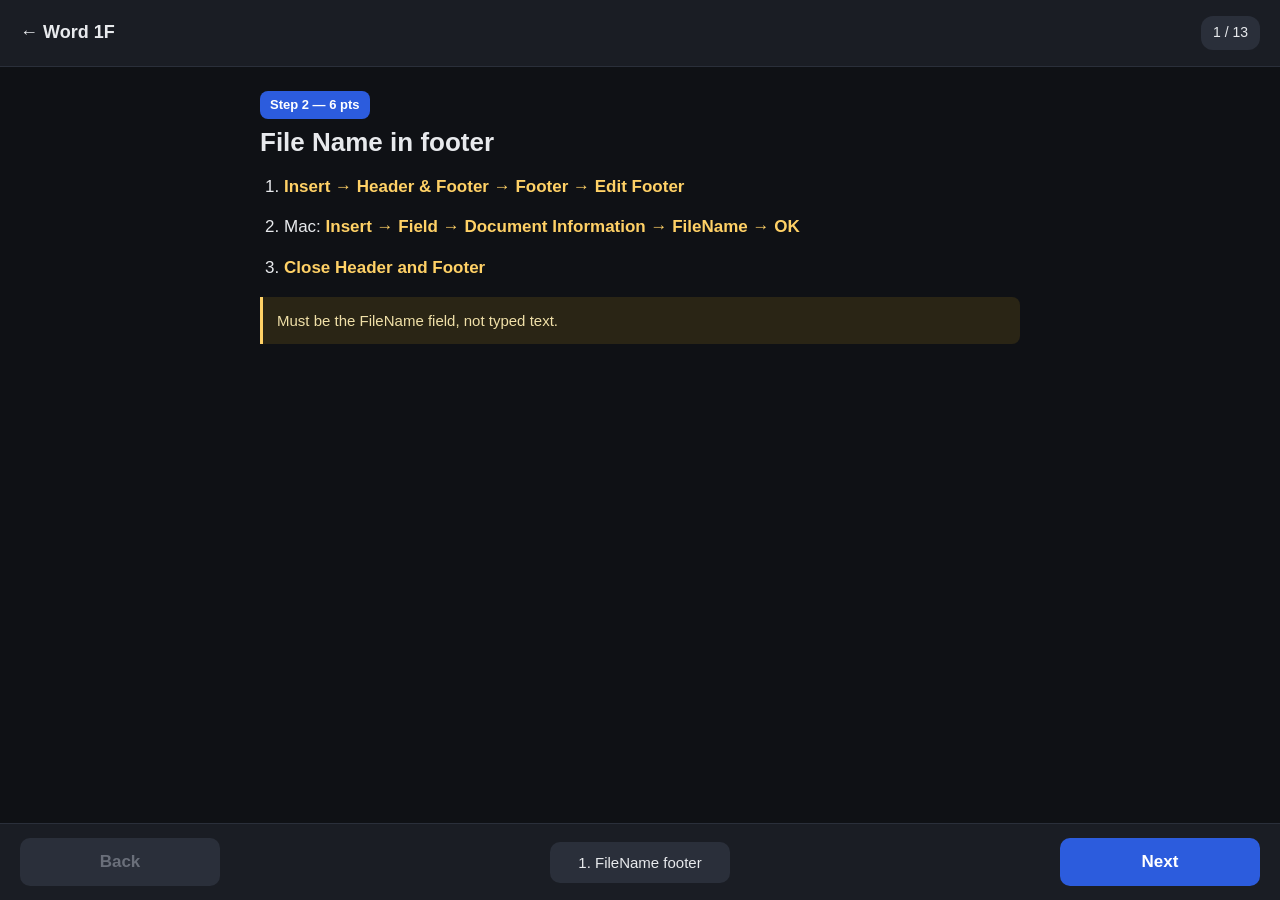
<file: word-1f.html>
<!DOCTYPE html>
<html lang="en">
<head>
<meta charset="UTF-8">
<meta name="viewport" content="width=device-width, initial-scale=1.0">
<title>Word 1F — Fundraiser</title>
<link rel="stylesheet" href="styles.css">
</head>
<body>
<header>
  <h1><a href="index.html">←</a> Word 1F</h1>
  <div class="counter"><span id="cur">1</span> / <span id="total">13</span></div>
</header>

<main id="main">

<section class="step active">
  <div class="points">Step 2 — 6 pts</div>
  <h2>File Name in footer</h2>
  <ol>
    <li><strong>Insert → Header & Footer → Footer → Edit Footer</strong></li>
    <li>Mac: <strong>Insert → Field → Document Information → FileName → OK</strong></li>
    <li><strong>Close Header and Footer</strong></li>
  </ol>
  <div class="note">Must be the FileName field, not typed text.</div>
</section>

<section class="step">
  <div class="points">Step 3 — 10 pts</div>
  <h2>Line spacing 1.5</h2>
  <ol>
    <li><kbd>Cmd+A</kbd> to select all.</li>
    <li><strong>Home → Paragraph → Line and Paragraph Spacing → 1.5</strong></li>
  </ol>
</section>

<section class="step">
  <div class="points">Step 4 — 11 pts</div>
  <h2>Center title + size 24</h2>
  <ol>
    <li>Triple-click the title <em>Light Magic Studios</em> to select the line.</li>
    <li><kbd>Cmd+E</kbd> to center.</li>
    <li>Set <strong>Font Size</strong> to <strong>24</strong>.</li>
  </ol>
</section>

<section class="step">
  <div class="points">Step 5 — 6 pts</div>
  <h2>Top/bottom margins 0.5"</h2>
  <ol>
    <li><strong>Layout → Page Setup → Margins → Custom Margins</strong></li>
    <li>Top: <strong>0.5"</strong>, Bottom: <strong>0.5"</strong>. Leave left/right alone.</li>
    <li>OK.</li>
  </ol>
</section>

<section class="step">
  <div class="points">Step 6 — 10 pts</div>
  <h2>First-line indent (3 paragraphs)</h2>
  <ol>
    <li>Click in the first paragraph below the picture. Shift-click at the end of the third paragraph below the picture to select all three.</li>
    <li><strong>Format → Paragraph</strong> → <strong>Indents and Spacing</strong> → Special: <strong>First line</strong> (defaults 0.5") → OK.</li>
  </ol>
</section>

<section class="step">
  <div class="points">Step 7 — 6 pts</div>
  <h2>Spacing Before/After 6 pt</h2>
  <ol>
    <li><kbd>Cmd+A</kbd> to select all.</li>
    <li><strong>Layout → Paragraph</strong>: <strong>Before: 6 pt</strong>, <strong>After: 6 pt</strong>.</li>
  </ol>
</section>

<section class="step">
  <div class="points">Step 8 — 11 pts</div>
  <h2>Square bullets + right tab w/ dot leaders</h2>
  <ol>
    <li>Drag-select the three paragraphs starting with <em>Small Size Add-ons</em>.</li>
    <li><strong>Home → Paragraph → Bullets arrow → Bullet Library → filled square</strong>.</li>
    <li>With the list still selected: <strong>Format → Tabs</strong>.</li>
    <li>Tab stop position: <strong>6"</strong>. Alignment: <strong>Right</strong>. Leader: <strong>2 ....</strong> (dot leader). Click <strong>Set</strong> → OK.</li>
  </ol>
</section>

<section class="step">
  <div class="points">Step 9 — 11 pts</div>
  <h2>Numbered list</h2>
  <ol>
    <li>Find the paragraph beginning <em>Light Magic Studios can provide</em>. Click at the very end (after the colon).</li>
    <li>Press <kbd>Return</kbd>.</li>
    <li><strong>Format → Paragraph → Indentation → Special: (none)</strong> → OK.</li>
    <li><strong>Home → Paragraph → Numbering</strong> (default 1, 2, 3 style).</li>
    <li>Type each item, Return between (no Return after the third):</li>
  </ol>
  <div class="copy-block">
    <pre id="copy9a">Earn 5% off of every order</pre>
    <button class="copy-btn" data-target="copy9a">Copy 1</button>
  </div>
  <div class="copy-block">
    <pre id="copy9b">Free preview photos</pre>
    <button class="copy-btn" data-target="copy9b">Copy 2</button>
  </div>
  <div class="copy-block">
    <pre id="copy9c">Photo packages and add-ons</pre>
    <button class="copy-btn" data-target="copy9c">Copy 3</button>
  </div>
</section>

<section class="step">
  <div class="points">Step 10 — 11 pts</div>
  <h2>Insert Equation SmartArt, size 1 × 6.5</h2>
  <ol>
    <li><kbd>Cmd+Fn+Right</kbd> to end of document. Click after the period.</li>
    <li><strong>Insert → SmartArt → Process category → Equation</strong> (circles joined by + and =). OK.</li>
    <li>Click the outside border of the SmartArt to select the whole thing.</li>
    <li>In Size: <strong>Height = 1"</strong>, <strong>Width = 6.5"</strong>.</li>
  </ol>
</section>

<section class="step">
  <div class="points">Step 11 — 6 pts</div>
  <h2>Wrap + position</h2>
  <ol>
    <li>SmartArt selected: <strong>Shape Format → Arrange → Wrap Text → Square</strong>.</li>
    <li><strong>Position → More Layout Options</strong>.</li>
    <li>Horizontal: <strong>Alignment Centered</strong> relative to <strong>Page</strong>.</li>
    <li>Vertical: <strong>Alignment Bottom</strong> relative to <strong>Margin</strong>.</li>
    <li>OK.</li>
  </ol>
</section>

<section class="step">
  <div class="points">Step 12 — 6 pts</div>
  <h2>Text in the three circles</h2>
  <ol>
    <li>Click the first circle. Type or paste:</li>
  </ol>
  <div class="copy-block">
    <pre id="copy12a">Quality</pre>
    <button class="copy-btn" data-target="copy12a">Copy 1</button>
  </div>
  <ol start="2"><li>Click the second circle:</li></ol>
  <div class="copy-block">
    <pre id="copy12b">Service</pre>
    <button class="copy-btn" data-target="copy12b">Copy 2</button>
  </div>
  <ol start="3"><li>Click the third circle:</li></ol>
  <div class="copy-block">
    <pre id="copy12c">Light Magic</pre>
    <button class="copy-btn" data-target="copy12c">Copy 3</button>
  </div>
</section>

<section class="step">
  <div class="points">Step 13 — 6 pts</div>
  <h2>Color + 3-D Polished style</h2>
  <ol>
    <li>Click the SmartArt.</li>
    <li><strong>SmartArt Design → Change Colors</strong>. Under Colorful, pick <strong>Colorful Range – Accent Colors 4 to 5</strong> (hover tooltips).</li>
    <li><strong>SmartArt Design → SmartArt Styles gallery</strong>. Under 3-D, pick <strong>Polished</strong> (first 3-D style).</li>
  </ol>
</section>

<section class="step">
  <div class="points">Done</div>
  <h2>Save &amp; submit</h2>
  <ol>
    <li><kbd>Cmd+S</kbd></li>
    <li><kbd>Cmd+Q</kbd> to quit Word.</li>
    <li>Upload <strong>Hanna_Word_1F_Fundraiser.docx</strong> to MyLab IT.</li>
  </ol>
  <div class="note">Most common fails: typed file name instead of FileName field; numbered list inherits first-line indent (clear it); SmartArt color/style names must match exactly.</div>
</section>

</main>

<nav>
  <button id="back">Back</button>
  <select class="jump-select" id="jump"></select>
  <button id="next">Next</button>
</nav>

<script>
  window.STEP_KEY = 'word1f-cur';
  window.STEP_TITLES = [
    '1. FileName footer',
    '2. Line spacing 1.5',
    '3. Title center + 24',
    '4. Margins 0.5"',
    '5. First-line indent',
    '6. Spacing 6/6',
    '7. Bullets + tab',
    '8. Numbered list',
    '9. SmartArt insert',
    '10. Wrap + position',
    '11. Circle text',
    '12. Color + style',
    '13. Save & submit'
  ];
</script>
<script src="nav.js"></script>
</body>
</html>
</file>
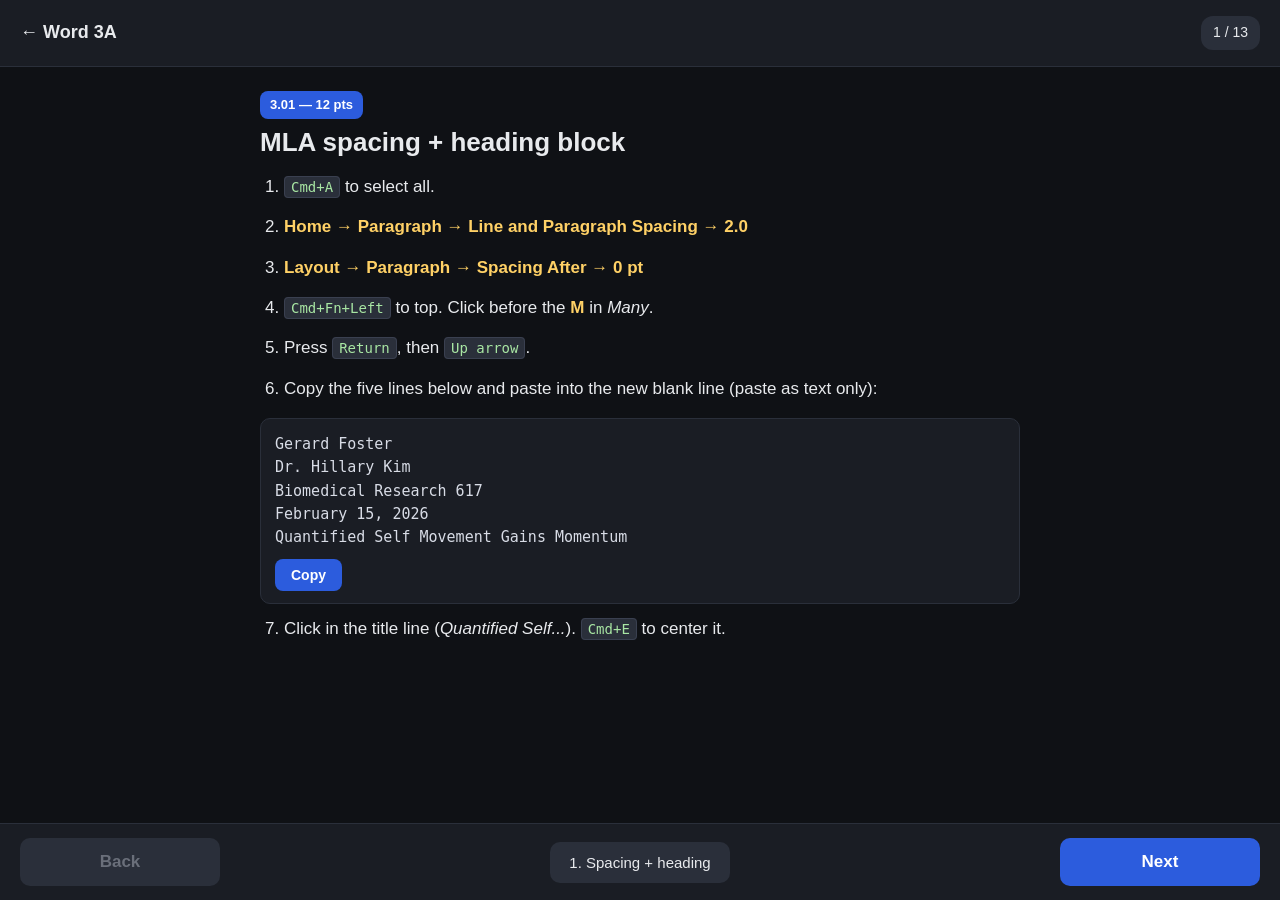
<file: word-3a.html>
<!DOCTYPE html>
<html lang="en">
<head>
<meta charset="UTF-8">
<meta name="viewport" content="width=device-width, initial-scale=1.0">
<title>Word 3A — Quantitative Technology</title>
<link rel="stylesheet" href="styles.css">
</head>
<body>
<header>
  <h1><a href="index.html">←</a> Word 3A</h1>
  <div class="counter"><span id="cur">1</span> / <span id="total">13</span></div>
</header>

<main id="main">

<section class="step active">
  <div class="points">3.01 — 12 pts</div>
  <h2>MLA spacing + heading block</h2>
  <ol>
    <li><kbd>Cmd+A</kbd> to select all.</li>
    <li><strong>Home → Paragraph → Line and Paragraph Spacing → 2.0</strong></li>
    <li><strong>Layout → Paragraph → Spacing After → 0 pt</strong></li>
    <li><kbd>Cmd+Fn+Left</kbd> to top. Click before the <strong>M</strong> in <em>Many</em>.</li>
    <li>Press <kbd>Return</kbd>, then <kbd>Up arrow</kbd>.</li>
    <li>Copy the five lines below and paste into the new blank line (paste as text only):</li>
  </ol>
  <div class="copy-block">
    <pre id="copy1">Gerard Foster
Dr. Hillary Kim
Biomedical Research 617
February 15, 2026
Quantified Self Movement Gains Momentum</pre>
    <button class="copy-btn" data-target="copy1">Copy</button>
  </div>
  <ol start="7">
    <li>Click in the title line (<em>Quantified Self...</em>). <kbd>Cmd+E</kbd> to center it.</li>
  </ol>
</section>

<section class="step">
  <div class="points">3.02 — 10 pts</div>
  <h2>Header, indent, footer</h2>
  <ol>
    <li><strong>Insert → Header & Footer → Header → Edit Header</strong></li>
    <li>Type <strong>Foster</strong> then a space.</li>
    <li><strong>Page Number → Page Number</strong> dialog → Alignment <strong>Right</strong> → OK.</li>
    <li>Select the whole header line. <kbd>Cmd+R</kbd> to right-align.</li>
    <li><strong>Close Header and Footer</strong></li>
    <li>Click at the start of paragraph beginning <em>Many of us</em>. <kbd>Shift+Cmd+Fn+Right</kbd> to select to end of doc.</li>
    <li><strong>Format → Paragraph → Indents and Spacing</strong>. Special: <strong>First line</strong>, By: <strong>0.5"</strong> → OK.</li>
    <li><kbd>Cmd+Fn+Left</kbd> to top.</li>
    <li><strong>Insert → Header & Footer → Footer → Edit Footer</strong></li>
    <li><strong>Insert → Field → Document Information → FileName → OK</strong></li>
    <li><strong>Close Header and Footer</strong></li>
  </ol>
</section>

<section class="step">
  <div class="points">3.03 — part of 10 pts</div>
  <h2>Footnote on Page 2 (insert first)</h2>
  <ol>
    <li>Scroll to <strong>Page 2</strong>, paragraph beginning <em>Accurate records</em>.</li>
    <li>Third line. Click right after the period in <strong>infancy.</strong></li>
    <li><strong>References → Insert Footnote</strong></li>
    <li>Copy the footnote text below and paste it (as text only):</li>
  </ol>
  <div class="copy-block">
    <pre id="copy2">The U.S. Department of Health & Human Services indicates that the widespread use of Health Information Technology will improve the quality of health care.</pre>
    <button class="copy-btn" data-target="copy2">Copy</button>
  </div>
  <div class="note">This becomes footnote 2 after the next step auto-renumbers it.</div>
</section>

<section class="step">
  <div class="points">3.03 — part of 10 pts</div>
  <h2>Footnote on Page 1</h2>
  <ol>
    <li><kbd>Cmd+Fn+Left</kbd> to top.</li>
    <li>In paragraph beginning <em>Many of us</em>, click right after the period in <strong>time.</strong> (end of the paragraph).</li>
    <li><strong>References → Insert Footnote</strong></li>
    <li>Copy and paste this text (as text only):</li>
  </ol>
  <div class="copy-block">
    <pre id="copy3">Organizations such as airlines and the military could benefit because many employees are involved in time-sensitive operations.</pre>
    <button class="copy-btn" data-target="copy3">Copy</button>
  </div>
</section>

<section class="step">
  <div class="points">3.04 — part of 10 pts</div>
  <h2>Footnote MLA style</h2>
  <ol>
    <li>Control-click in any footnote text → <strong>Style</strong>.</li>
    <li><strong>Footnote Text</strong> is already selected. Click <strong>Modify</strong>.</li>
    <li>Set Font Size to <strong>11</strong>.</li>
    <li>Lower-left: <strong>Format → Paragraph</strong>.</li>
    <li>Special: <strong>First line</strong> (By defaults to 0.5").</li>
    <li>Line spacing: <strong>Double</strong>.</li>
    <li>OK → OK → Apply.</li>
  </ol>
</section>

<section class="step">
  <div class="points">3.05 — 10 pts</div>
  <h2>Topol book citation</h2>
  <ol>
    <li><strong>References → Citations & Bibliography → Style → MLA</strong></li>
    <li>Page 2, paragraph <em>Accurate records</em>. Click right after the closing quotation mark at the end.</li>
    <li><strong>Insert Citation → Add New Source</strong></li>
    <li>Type of Source: <strong>Book</strong>. Fill in each field — copy each value below:</li>
  </ol>
  <div class="copy-block">
    <pre id="copy4a">Topol, Eric J.</pre>
    <button class="copy-btn" data-target="copy4a">Copy Author</button>
  </div>
  <div class="copy-block">
    <pre id="copy4b">The Creative Destruction of Medicine</pre>
    <button class="copy-btn" data-target="copy4b">Copy Title</button>
  </div>
  <ul>
    <li>Year: <strong>2012</strong></li>
    <li>City: <strong>New York</strong></li>
    <li>Publisher: <strong>Basic Books</strong></li>
  </ul>
  <ol start="5">
    <li>OK. <code>(Topol)</code> appears.</li>
  </ol>
</section>

<section class="step">
  <div class="points">3.06 — 13 pts (part 1)</div>
  <h2>Edit Topol citation to page 5</h2>
  <ol>
    <li>Click the <code>(Topol)</code> citation. Click the small dropdown arrow on the right of the box.</li>
    <li><strong>Edit This Citation</strong>.</li>
    <li>Pages: <strong>5</strong> → OK.</li>
    <li>After the <code>)</code>, type a <strong>period</strong>.</li>
    <li>Delete the period that's just <em>before</em> the closing quotation mark.</li>
  </ol>
  <div class="note">MLA puts the citation parenthesis before the sentence-ending period. The string should read <code>..." (Topol 5).</code></div>
</section>

<section class="step">
  <div class="points">3.06 — 13 pts (part 2)</div>
  <h2>Add Glaser/Salzberg book</h2>
  <ol>
    <li><kbd>Cmd+Fn+Right</kbd> to end of doc. Position cursor after <strong>disease</strong> and before the final period.</li>
    <li><strong>References → Insert Citation → Add New Source</strong></li>
    <li>Type: <strong>Book</strong>. Fill in:</li>
  </ol>
  <div class="copy-block">
    <pre id="copy5a">Glaser, John P, and Claudia Salzberg.</pre>
    <button class="copy-btn" data-target="copy5a">Copy Author</button>
  </div>
  <div class="copy-block">
    <pre id="copy5b">The Strategic Application of Information Technology in Health Care Organizations</pre>
    <button class="copy-btn" data-target="copy5b">Copy Title</button>
  </div>
  <ul>
    <li>Year: <strong>2011</strong></li>
    <li>City: <strong>San Francisco</strong></li>
    <li>Publisher: <strong>Jossey-Bass</strong></li>
  </ul>
  <ol start="4">
    <li>OK. Click the new <code>(Glaser)</code> citation → dropdown → <strong>Edit This Citation</strong>. Pages: <strong>28</strong> → OK.</li>
  </ol>
</section>

<section class="step">
  <div class="points">3.07 — 11 pts</div>
  <h2>Ogden web citation</h2>
  <ol>
    <li>Paragraph beginning <em>Doctors have long urged</em> (continues on Page 3). Find <strong>United States</strong>.</li>
    <li>Click after the <strong>s</strong> in <em>States</em>, before the period.</li>
    <li><strong>Insert Citation → Add New Source</strong></li>
    <li>Type: <strong>Web site</strong>. Fill:</li>
  </ol>
  <div class="copy-block">
    <pre id="copy6a">Ogden, Cynthia L.</pre>
    <button class="copy-btn" data-target="copy6a">Copy Author</button>
  </div>
  <div class="copy-block">
    <pre id="copy6b">N C H S Data Brief Number 82</pre>
    <button class="copy-btn" data-target="copy6b">Copy Page Name</button>
  </div>
  <ul>
    <li>Year: <strong>2012</strong></li>
    <li>Month: <strong>January</strong></li>
    <li>Day: <strong>15</strong></li>
    <li>Year Accessed: <strong>2026</strong></li>
    <li>Month Accessed: <strong>January</strong></li>
    <li>Day Accessed: <strong>17</strong></li>
  </ul>
  <ol start="5"><li>OK.</li></ol>
</section>

<section class="step">
  <div class="points">3.08 — 8 pts</div>
  <h2>Page break + reset indent</h2>
  <ol>
    <li><kbd>Cmd+Fn+Right</kbd> to end. Click after <code>(Glaser 28).</code></li>
    <li><kbd>Cmd+Return</kbd> for a manual page break.</li>
    <li><strong>Format → Paragraph → Indentation → Special: (none)</strong> → OK.</li>
  </ol>
</section>

<section class="step">
  <div class="points">3.09 — 6 pts</div>
  <h2>Insert and format Works Cited</h2>
  <ol>
    <li>Cursor still on the empty Page 4 paragraph. Confirm <strong>References → Style</strong> is <strong>MLA</strong>.</li>
    <li><strong>References → Citations & Bibliography → Bibliography → Works Cited</strong> (near bottom).</li>
    <li>Drag-select the <strong>Works Cited</strong> heading AND all three citation entries.</li>
    <li><strong>Format → Paragraph → Before: 0, After: 0, Line spacing: Double</strong> → OK.</li>
    <li>Triple-click the <strong>Works Cited</strong> heading to select only it.</li>
    <li>Set Font: <strong>Aptos (Body)</strong>, Size: <strong>11</strong>, Font Color arrow → Theme Colors → <strong>column 2, row 1</strong>.</li>
    <li><kbd>Cmd+E</kbd> to center.</li>
  </ol>
</section>

<section class="step">
  <div class="points">3.12 — 10 pts</div>
  <h2>Document properties</h2>
  <ol>
    <li><kbd>Cmd+Fn+Left</kbd> to top.</li>
    <li>Apple menu: <strong>File → Properties → Summary</strong> tab.</li>
    <li>Fill in each field — copy each value below:</li>
  </ol>
  <div class="copy-block">
    <pre id="copy7a">Quantified Self Movement Gains Momentum</pre>
    <button class="copy-btn" data-target="copy7a">Copy Title</button>
  </div>
  <div class="copy-block">
    <pre id="copy7b">CAS 50, #ON1</pre>
    <button class="copy-btn" data-target="copy7b">Copy Subject</button>
  </div>
  <div class="copy-block">
    <pre id="copy7c">Marvel Hanna</pre>
    <button class="copy-btn" data-target="copy7c">Copy Author</button>
  </div>
  <div class="copy-block">
    <pre id="copy7d">Dr. Hillary Kim</pre>
    <button class="copy-btn" data-target="copy7d">Copy Manager</button>
  </div>
  <div class="copy-block">
    <pre id="copy7e">University Medical Center</pre>
    <button class="copy-btn" data-target="copy7e">Copy Company</button>
  </div>
  <div class="copy-block">
    <pre id="copy7f">biomedical research</pre>
    <button class="copy-btn" data-target="copy7f">Copy Category</button>
  </div>
  <div class="copy-block">
    <pre id="copy7g">quantified self, research paper</pre>
    <button class="copy-btn" data-target="copy7g">Copy Keywords</button>
  </div>
  <div class="copy-block">
    <pre id="copy7h">draft copy of report for class</pre>
    <button class="copy-btn" data-target="copy7h">Copy Comments</button>
  </div>
  <ol start="4">
    <li>OK.</li>
  </ol>
  <div class="note">Clear any pre-filled Company text before pasting. Author should already show Marvel Hanna; if not, edit it.</div>
</section>

<section class="step">
  <div class="points">Done</div>
  <h2>Save &amp; submit</h2>
  <ol>
    <li><kbd>Cmd+S</kbd></li>
    <li><kbd>Cmd+Q</kbd> to quit Word.</li>
    <li>Upload <strong>Hanna_Word_3A_Quantitative_Technology.docx</strong> to MyLab IT Grader Project.</li>
  </ol>
  <div class="note">If anything fails on the grade report, come back to that activity. Most likely culprits: citation field values, Works Cited heading formatting.</div>
</section>

</main>

<nav>
  <button id="back">Back</button>
  <select class="jump-select" id="jump"></select>
  <button id="next">Next</button>
</nav>

<script>
  window.STEP_KEY = 'word3a-cur';
  window.STEP_TITLES = [
    '1. Spacing + heading',
    '2. Header / indent / footer',
    '3. Footnote on Page 2',
    '4. Footnote on Page 1',
    '5. Footnote MLA style',
    '6. Topol citation',
    '7. Edit Topol citation',
    '8. Glaser citation',
    '9. Ogden web citation',
    '10. Page break',
    '11. Works Cited',
    '12. Properties',
    '13. Save & submit'
  ];
</script>
<script src="nav.js"></script>
</body>
</html>
</file>
<file: styles.css>
* { box-sizing: border-box; -webkit-tap-highlight-color: transparent; }
body {
  margin: 0;
  font-family: -apple-system, BlinkMacSystemFont, "Segoe UI", Roboto, sans-serif;
  background: #0f1115;
  color: #e8eaed;
  line-height: 1.55;
  min-height: 100vh;
  display: flex;
  flex-direction: column;
}
header {
  background: #1a1d24;
  padding: 16px 20px;
  border-bottom: 1px solid #2a2f3a;
  display: flex;
  justify-content: space-between;
  align-items: center;
  position: sticky;
  top: 0;
  z-index: 10;
}
header h1 { margin: 0; font-size: 18px; font-weight: 600; }
header h1 a { color: inherit; text-decoration: none; }
.counter {
  background: #2a2f3a;
  padding: 6px 12px;
  border-radius: 12px;
  font-size: 14px;
  font-weight: 500;
}
main {
  flex: 1;
  padding: 24px 20px 120px;
  max-width: 800px;
  margin: 0 auto;
  width: 100%;
}
.step { display: none; }
.step.active { display: block; }
.points {
  display: inline-block;
  background: #2c5cdd;
  color: white;
  padding: 4px 10px;
  border-radius: 8px;
  font-size: 13px;
  font-weight: 600;
  margin-bottom: 8px;
}
.points.skip { background: #555; }
h2 {
  margin: 0 0 16px;
  font-size: 26px;
  font-weight: 700;
  line-height: 1.2;
}
ol {
  padding-left: 24px;
  margin: 0 0 16px;
}
ol li {
  margin-bottom: 14px;
  font-size: 17px;
}
ul {
  padding-left: 22px;
  margin: 8px 0;
}
ul li { margin-bottom: 6px; font-size: 16px; }
strong { color: #ffd166; font-weight: 600; }
code {
  background: #2a2f3a;
  padding: 2px 6px;
  border-radius: 4px;
  font-family: ui-monospace, "SF Mono", Menlo, monospace;
  font-size: 14px;
  color: #a8e6a3;
}
kbd {
  background: #2a2f3a;
  border: 1px solid #3a4050;
  border-radius: 4px;
  padding: 2px 6px;
  font-family: ui-monospace, monospace;
  font-size: 14px;
  color: #a8e6a3;
}
.copy-block {
  background: #1a1d24;
  border: 1px solid #2a2f3a;
  border-radius: 10px;
  padding: 14px 14px 12px;
  margin: 12px 0;
}
.copy-block pre {
  margin: 0 0 10px;
  font-family: ui-monospace, "SF Mono", Menlo, monospace;
  font-size: 15px;
  color: #d8dce6;
  white-space: pre-wrap;
  word-wrap: break-word;
}
.copy-btn {
  background: #2c5cdd;
  color: white;
  border: none;
  padding: 8px 16px;
  border-radius: 8px;
  font-size: 14px;
  font-weight: 600;
  cursor: pointer;
  -webkit-touch-callout: none;
  -webkit-user-select: none;
  user-select: none;
}
.copy-btn:active { background: #1f48b8; }
.copy-btn.copied { background: #2d8a3e; }
.note {
  background: #2a2515;
  border-left: 3px solid #ffd166;
  padding: 12px 14px;
  margin: 14px 0;
  border-radius: 0 8px 8px 0;
  font-size: 15px;
  color: #f0e0a8;
}
nav {
  position: fixed;
  bottom: 0;
  left: 0;
  right: 0;
  background: #1a1d24;
  border-top: 1px solid #2a2f3a;
  padding: 14px 20px;
  display: flex;
  gap: 12px;
  justify-content: space-between;
  align-items: center;
}
nav button {
  flex: 1;
  background: #2c5cdd;
  color: white;
  border: none;
  padding: 14px 20px;
  font-size: 17px;
  font-weight: 600;
  border-radius: 10px;
  cursor: pointer;
  max-width: 200px;
  -webkit-touch-callout: none;
  -webkit-user-select: none;
  user-select: none;
}
nav button:disabled {
  background: #2a2f3a;
  color: #6a6f7a;
  cursor: not-allowed;
}
nav button:active:not(:disabled) { background: #1f48b8; }
.jump-select {
  flex: 1;
  background: #2a2f3a;
  color: #e8eaed;
  border: none;
  padding: 12px;
  border-radius: 10px;
  font-size: 15px;
  text-align: center;
  max-width: 180px;
  -webkit-appearance: none;
  appearance: none;
}
.hub-list {
  list-style: none;
  padding: 0;
  margin: 0;
}
.hub-list li {
  margin: 0 0 14px;
}
.hub-list a {
  display: block;
  background: #1a1d24;
  border: 1px solid #2a2f3a;
  border-radius: 12px;
  padding: 20px;
  color: #e8eaed;
  text-decoration: none;
  font-size: 18px;
  font-weight: 600;
}
.hub-list a:active { background: #2a2f3a; }
.hub-list .desc {
  display: block;
  color: #a8aebd;
  font-size: 14px;
  font-weight: 400;
  margin-top: 4px;
}
table {
  width: 100%;
  border-collapse: collapse;
  margin: 10px 0;
  font-size: 14px;
}
th, td {
  border: 1px solid #2a2f3a;
  padding: 6px 10px;
  text-align: left;
}
th { background: #1a1d24; color: #ffd166; }
</file>
